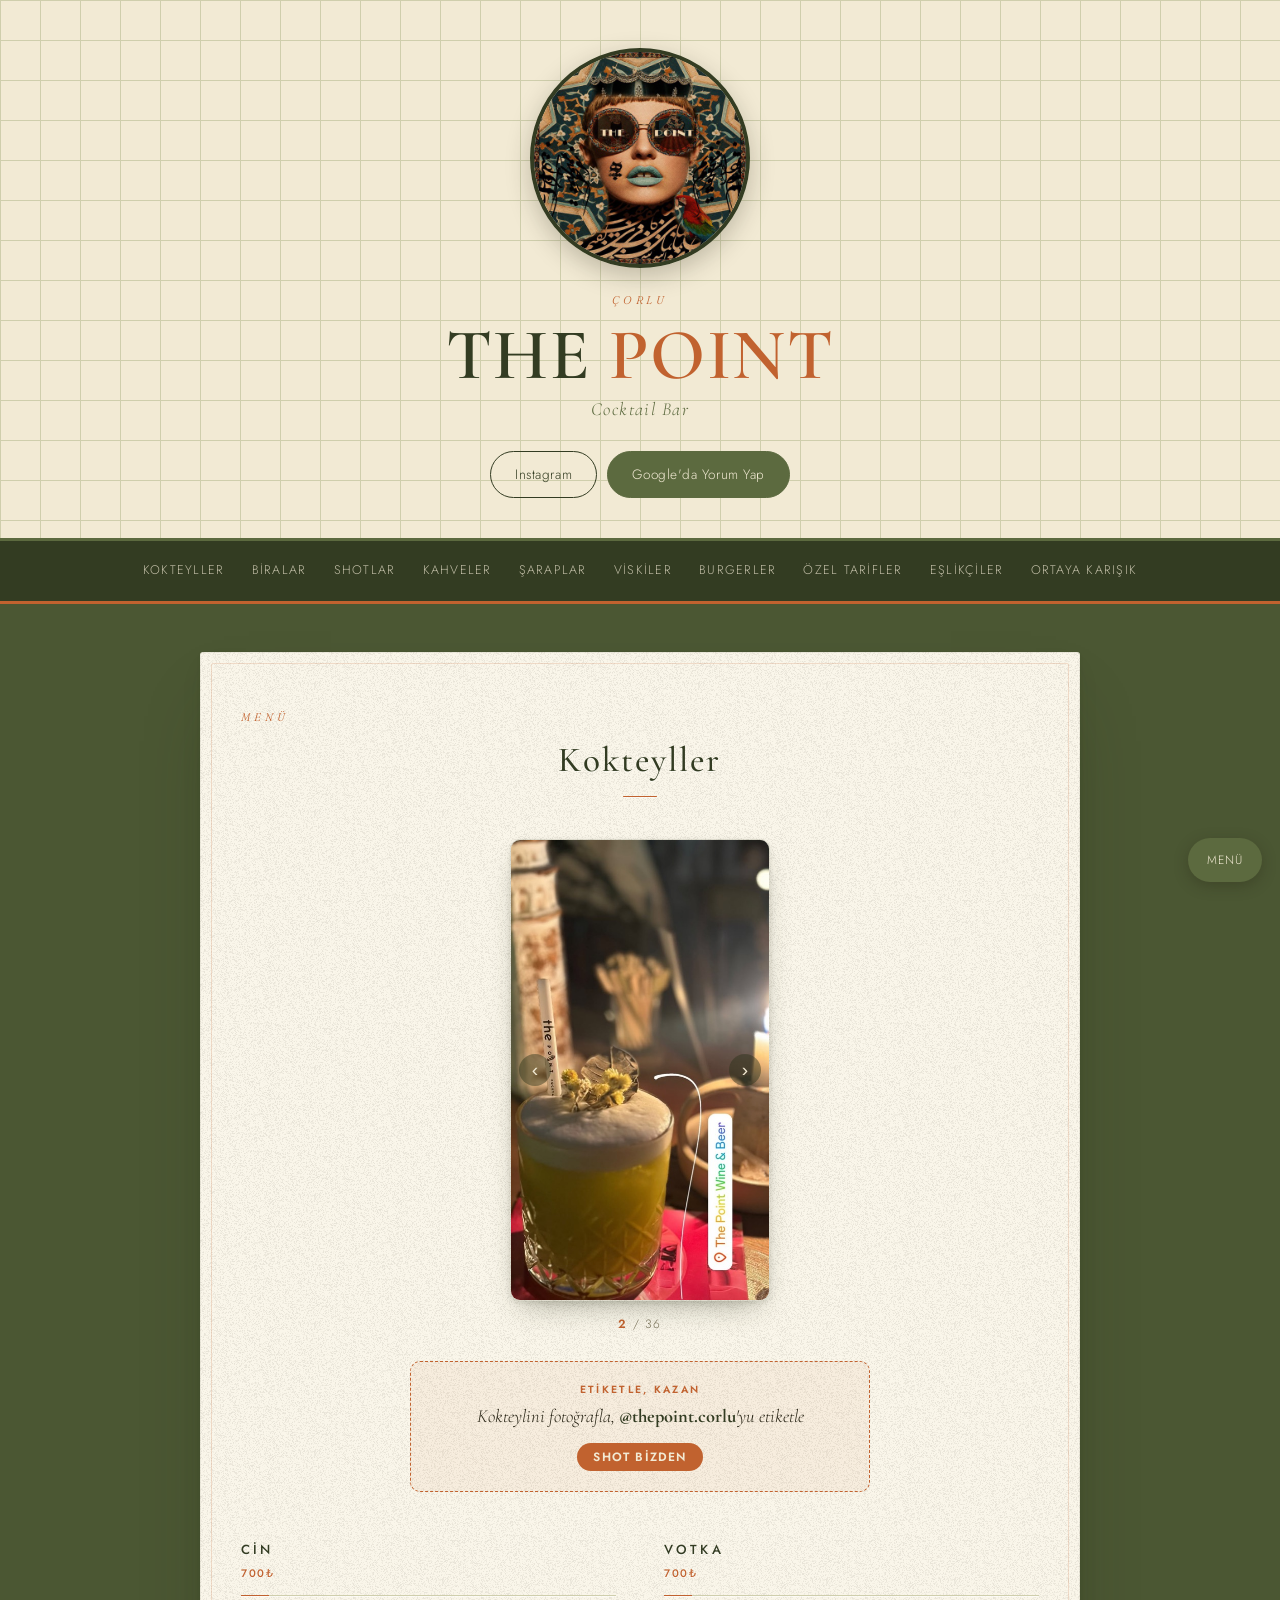
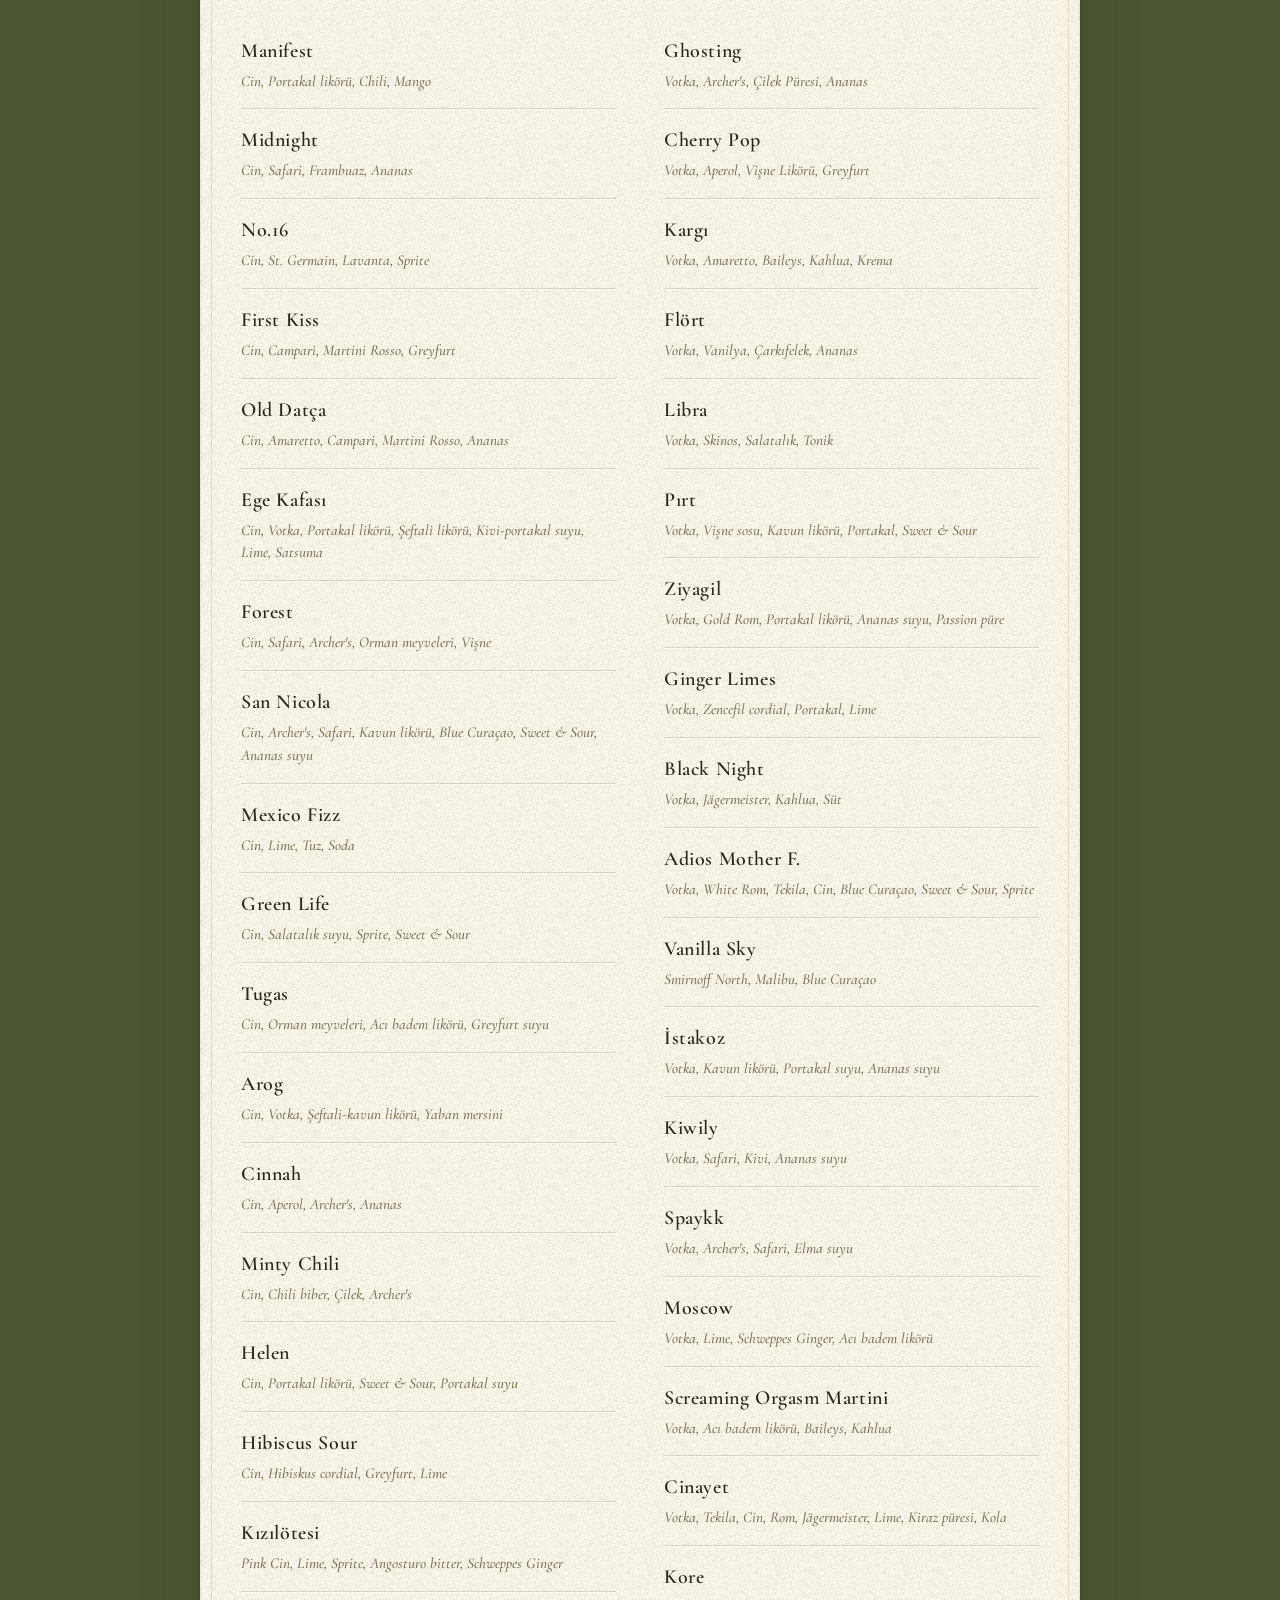
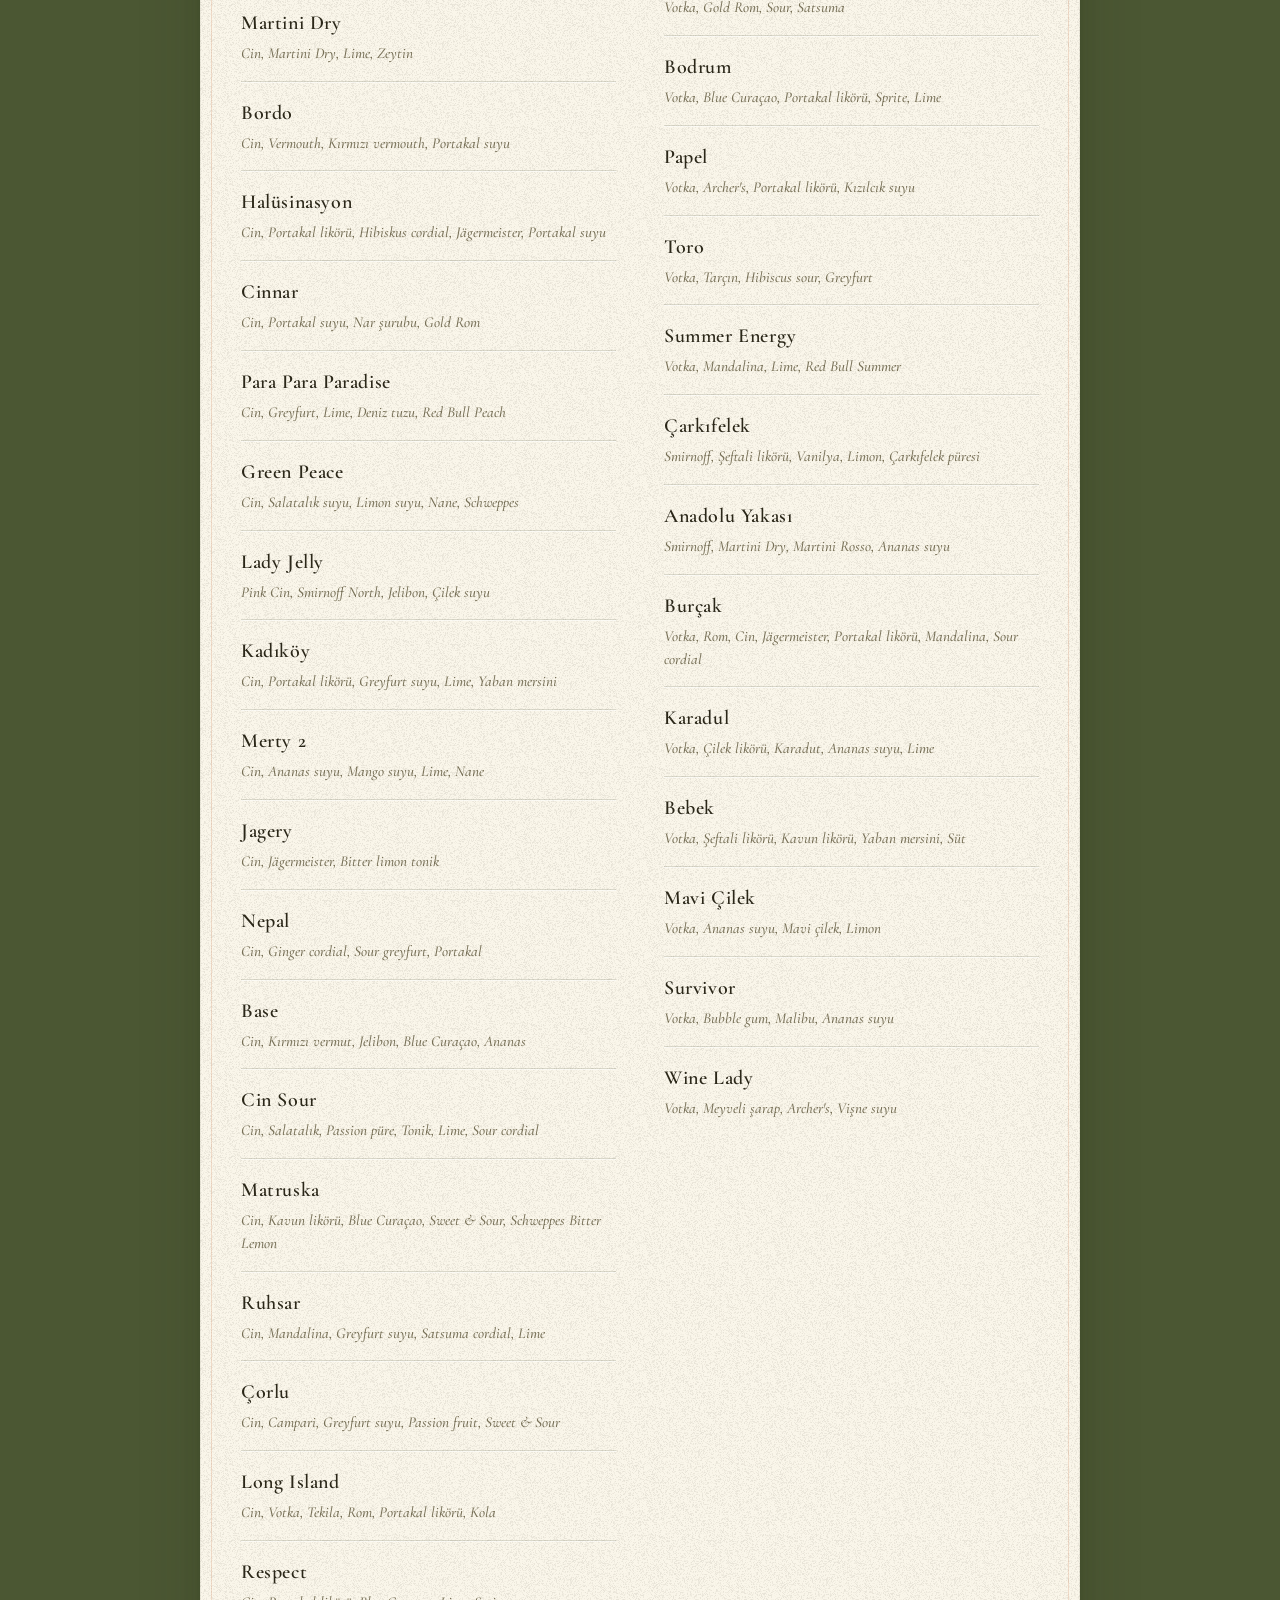
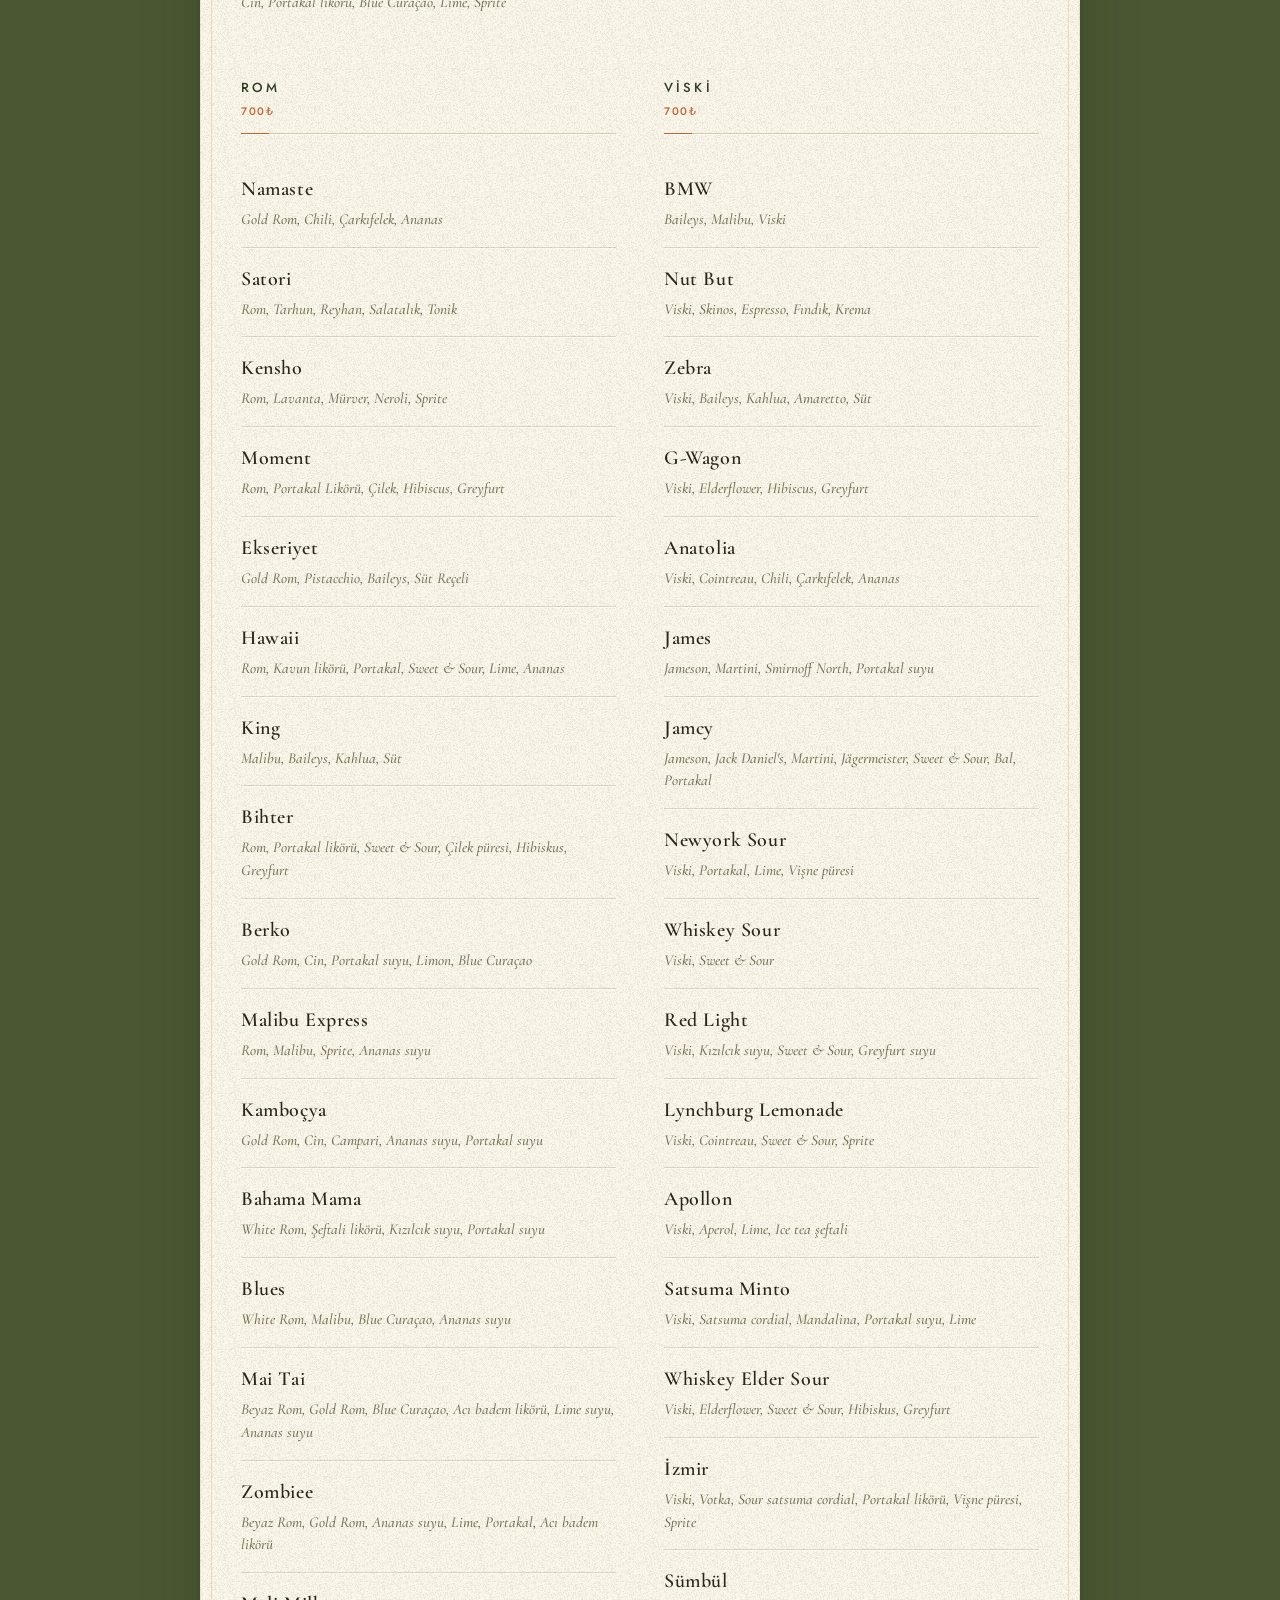
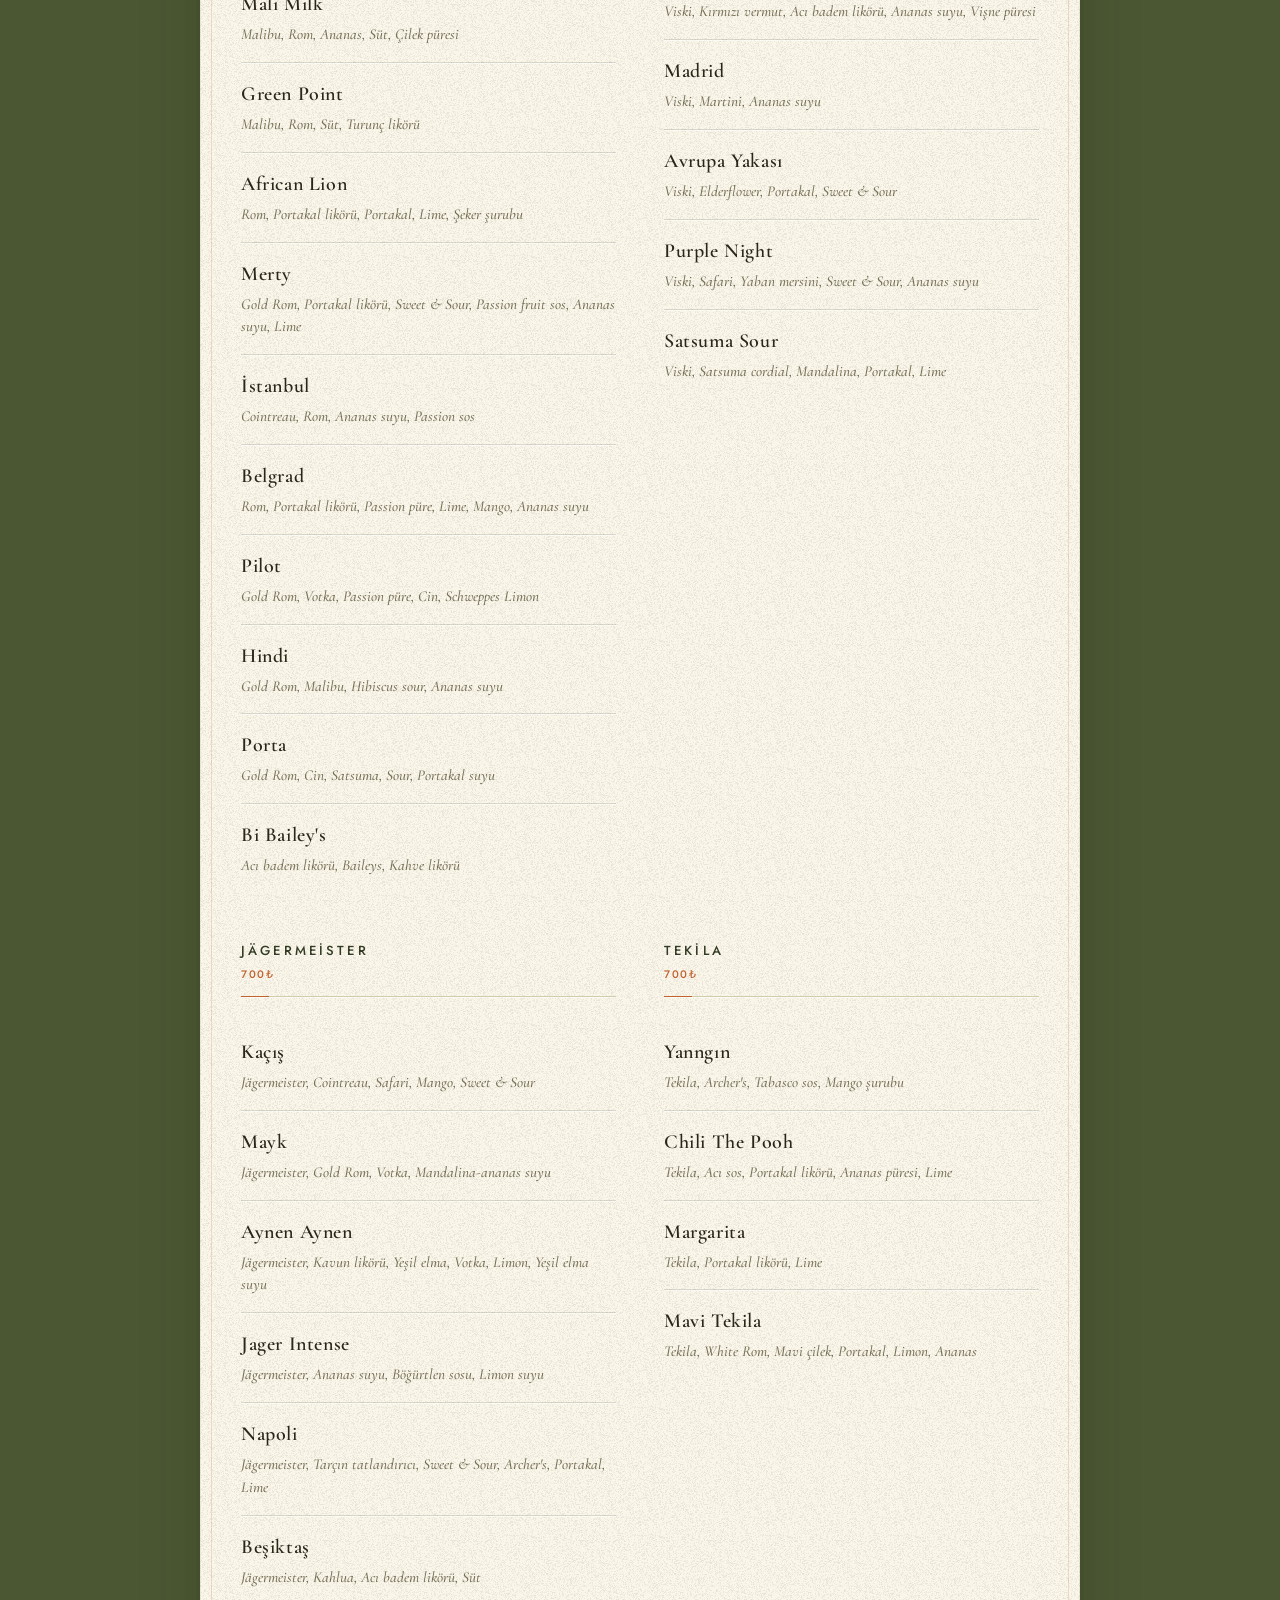
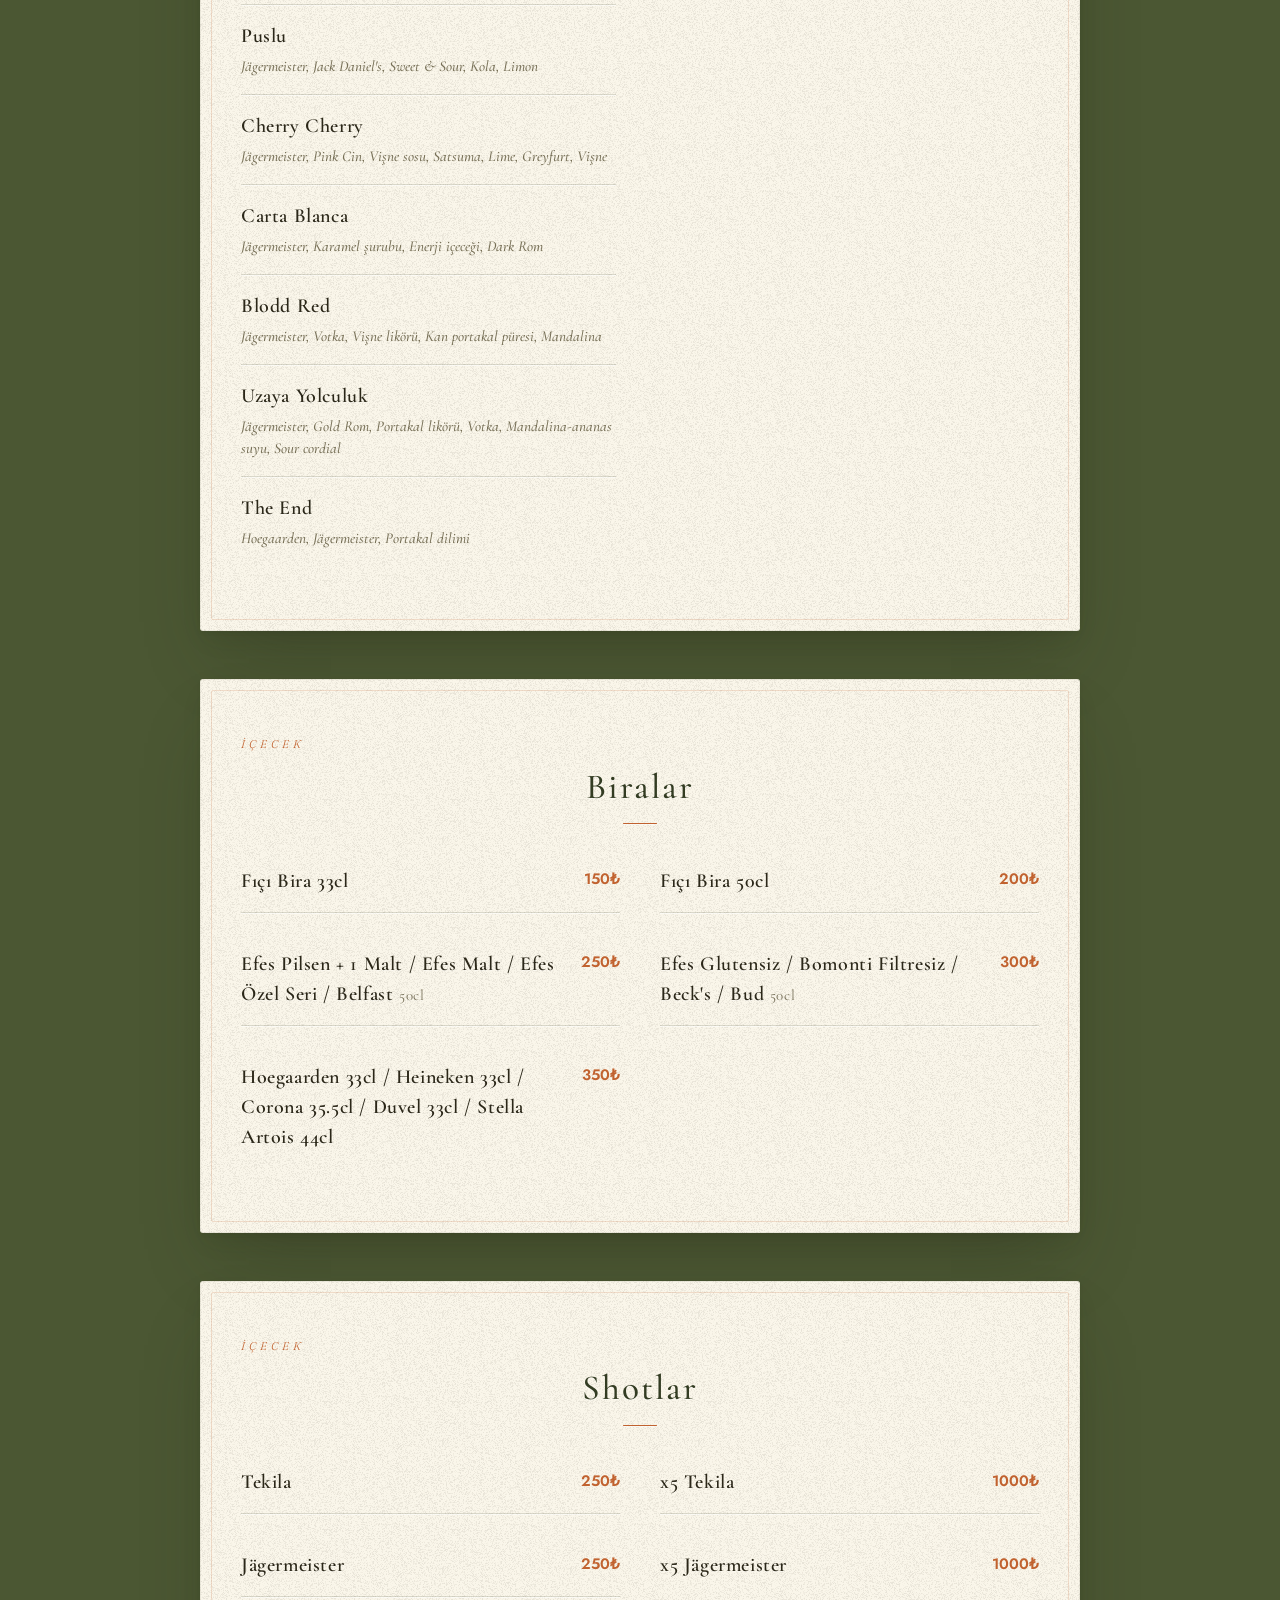
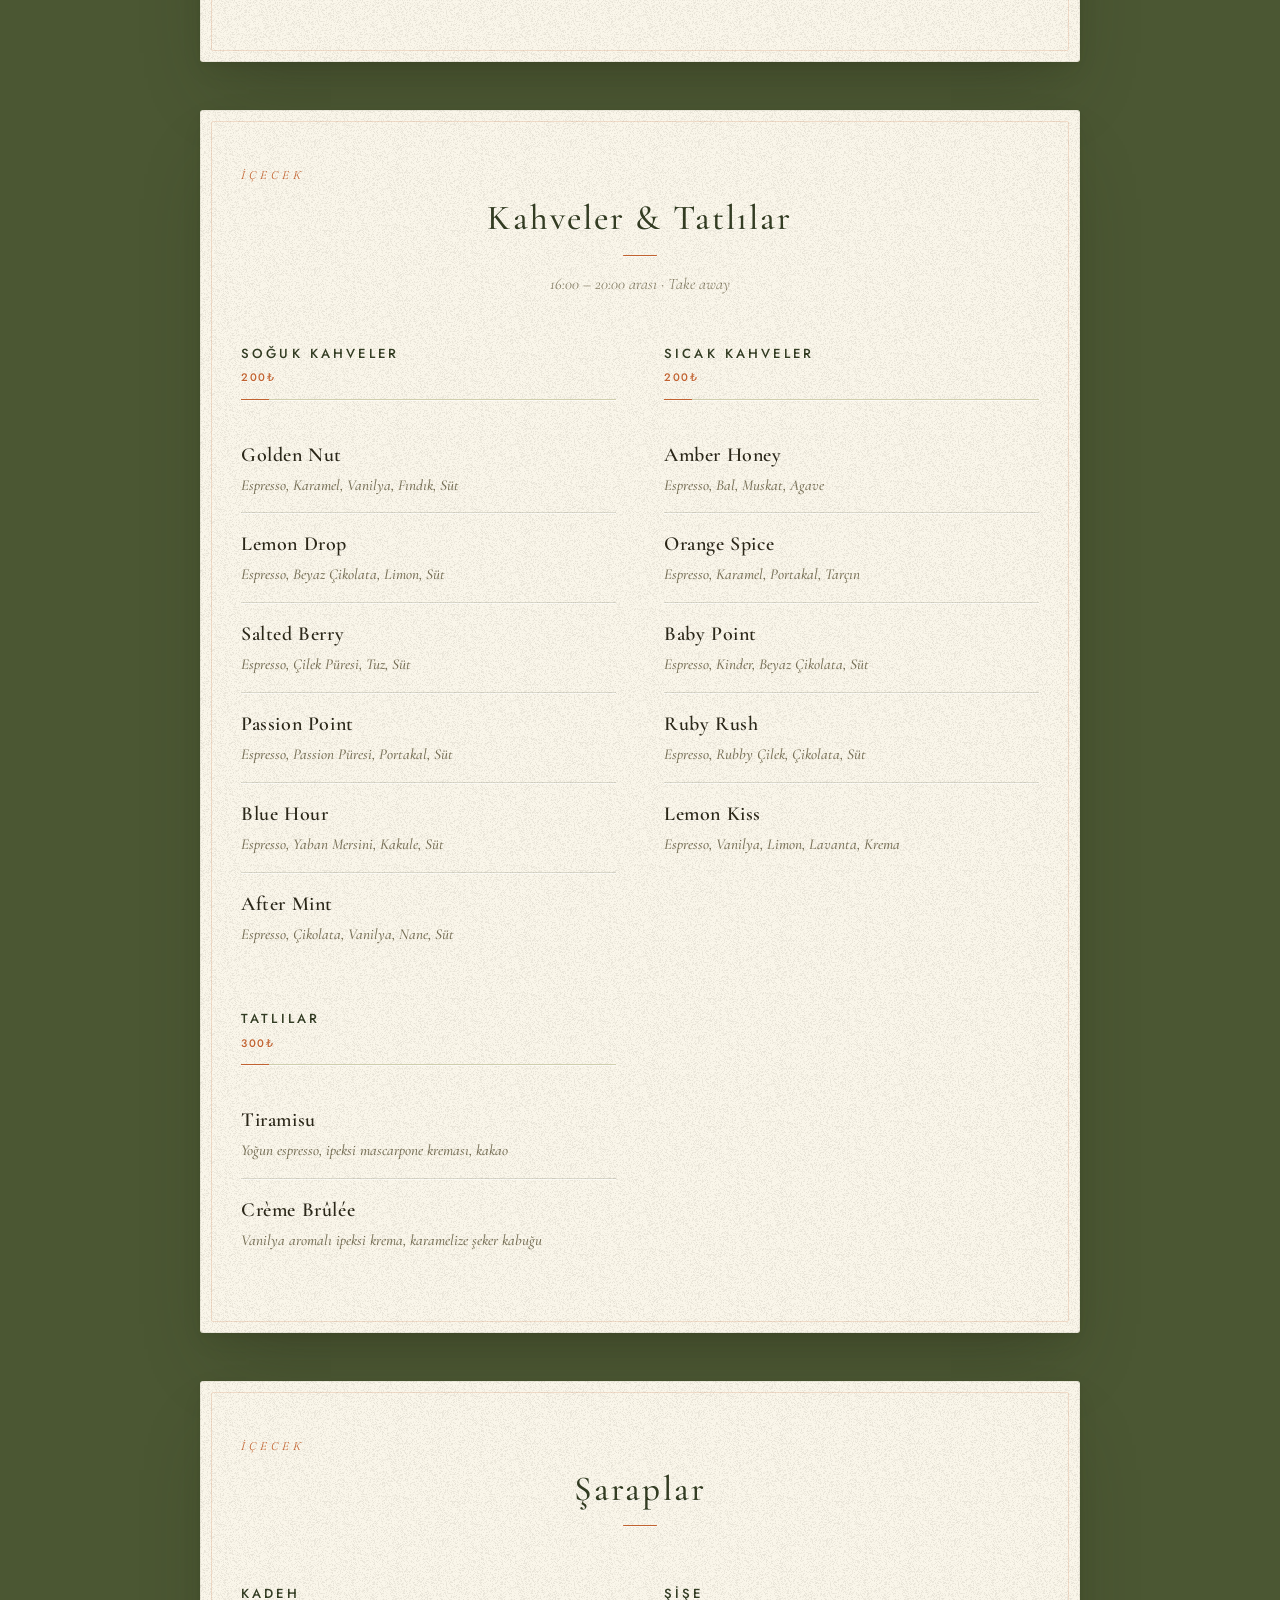
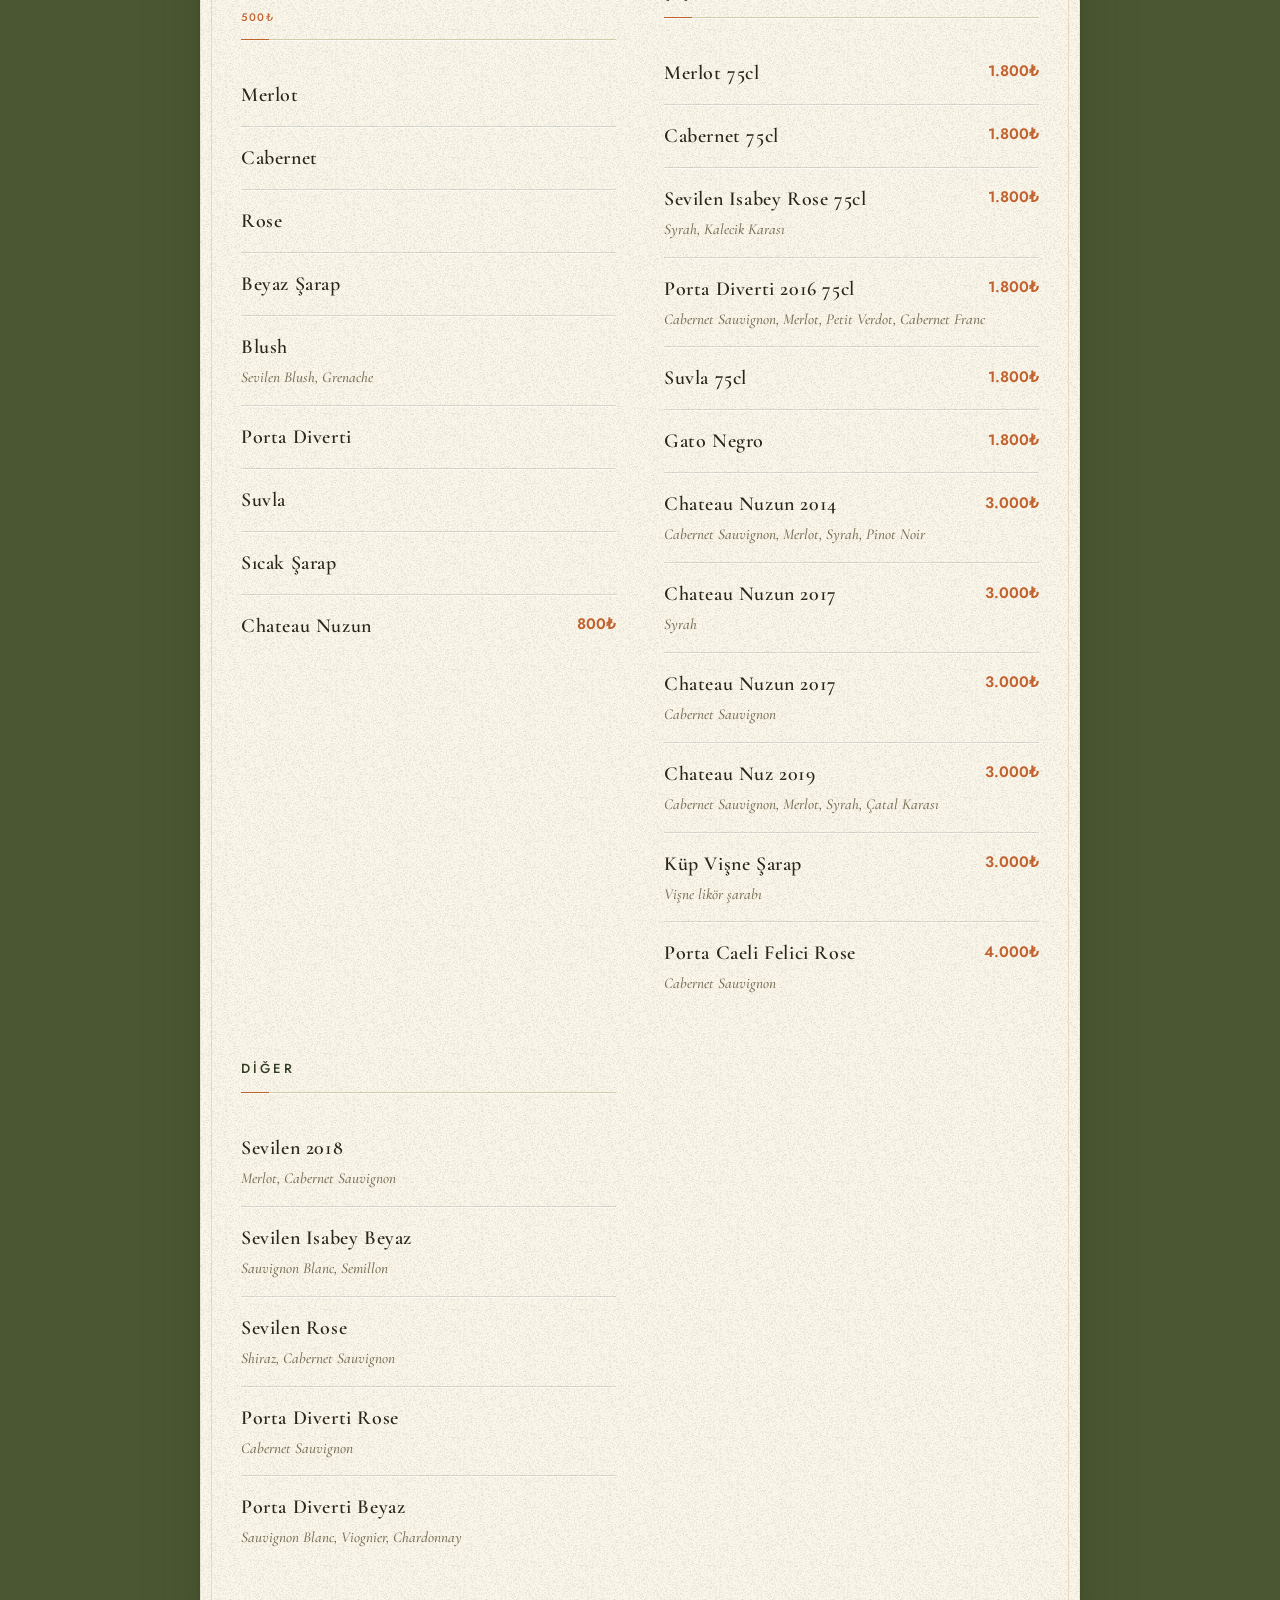
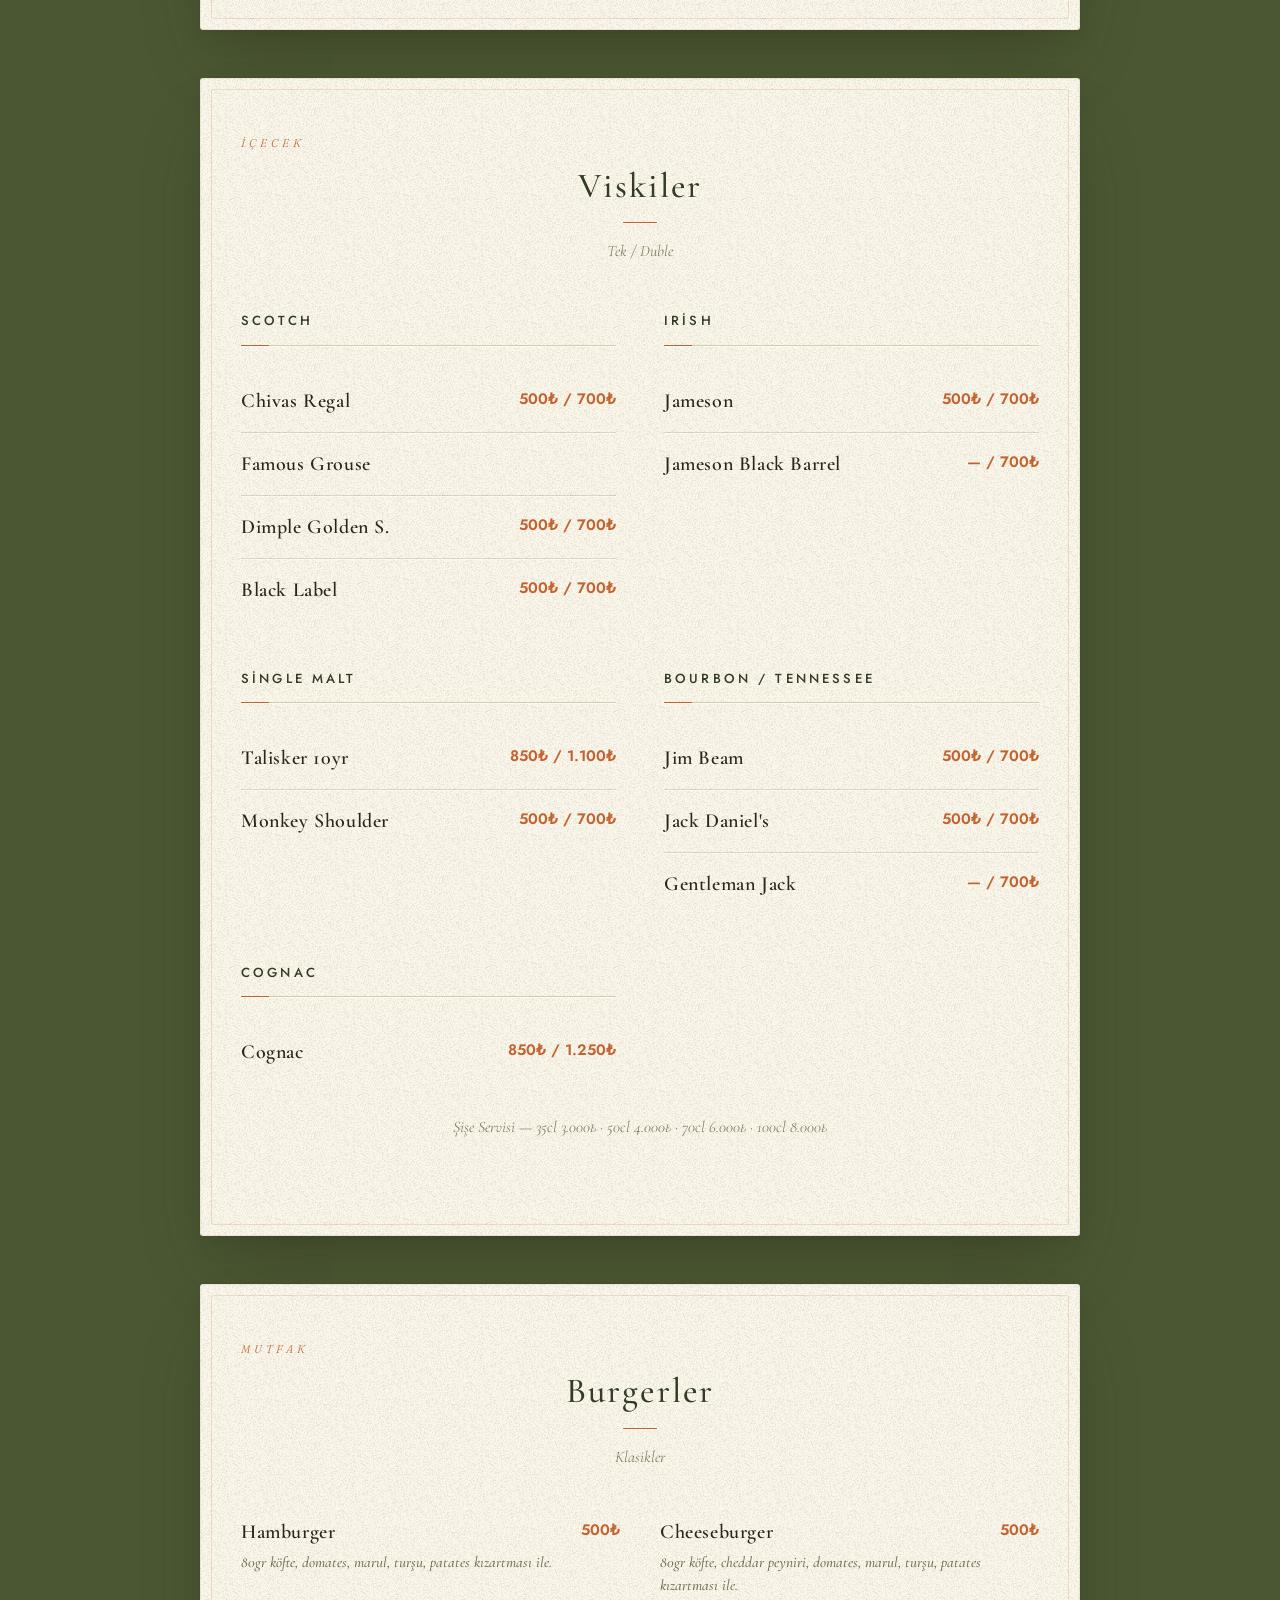
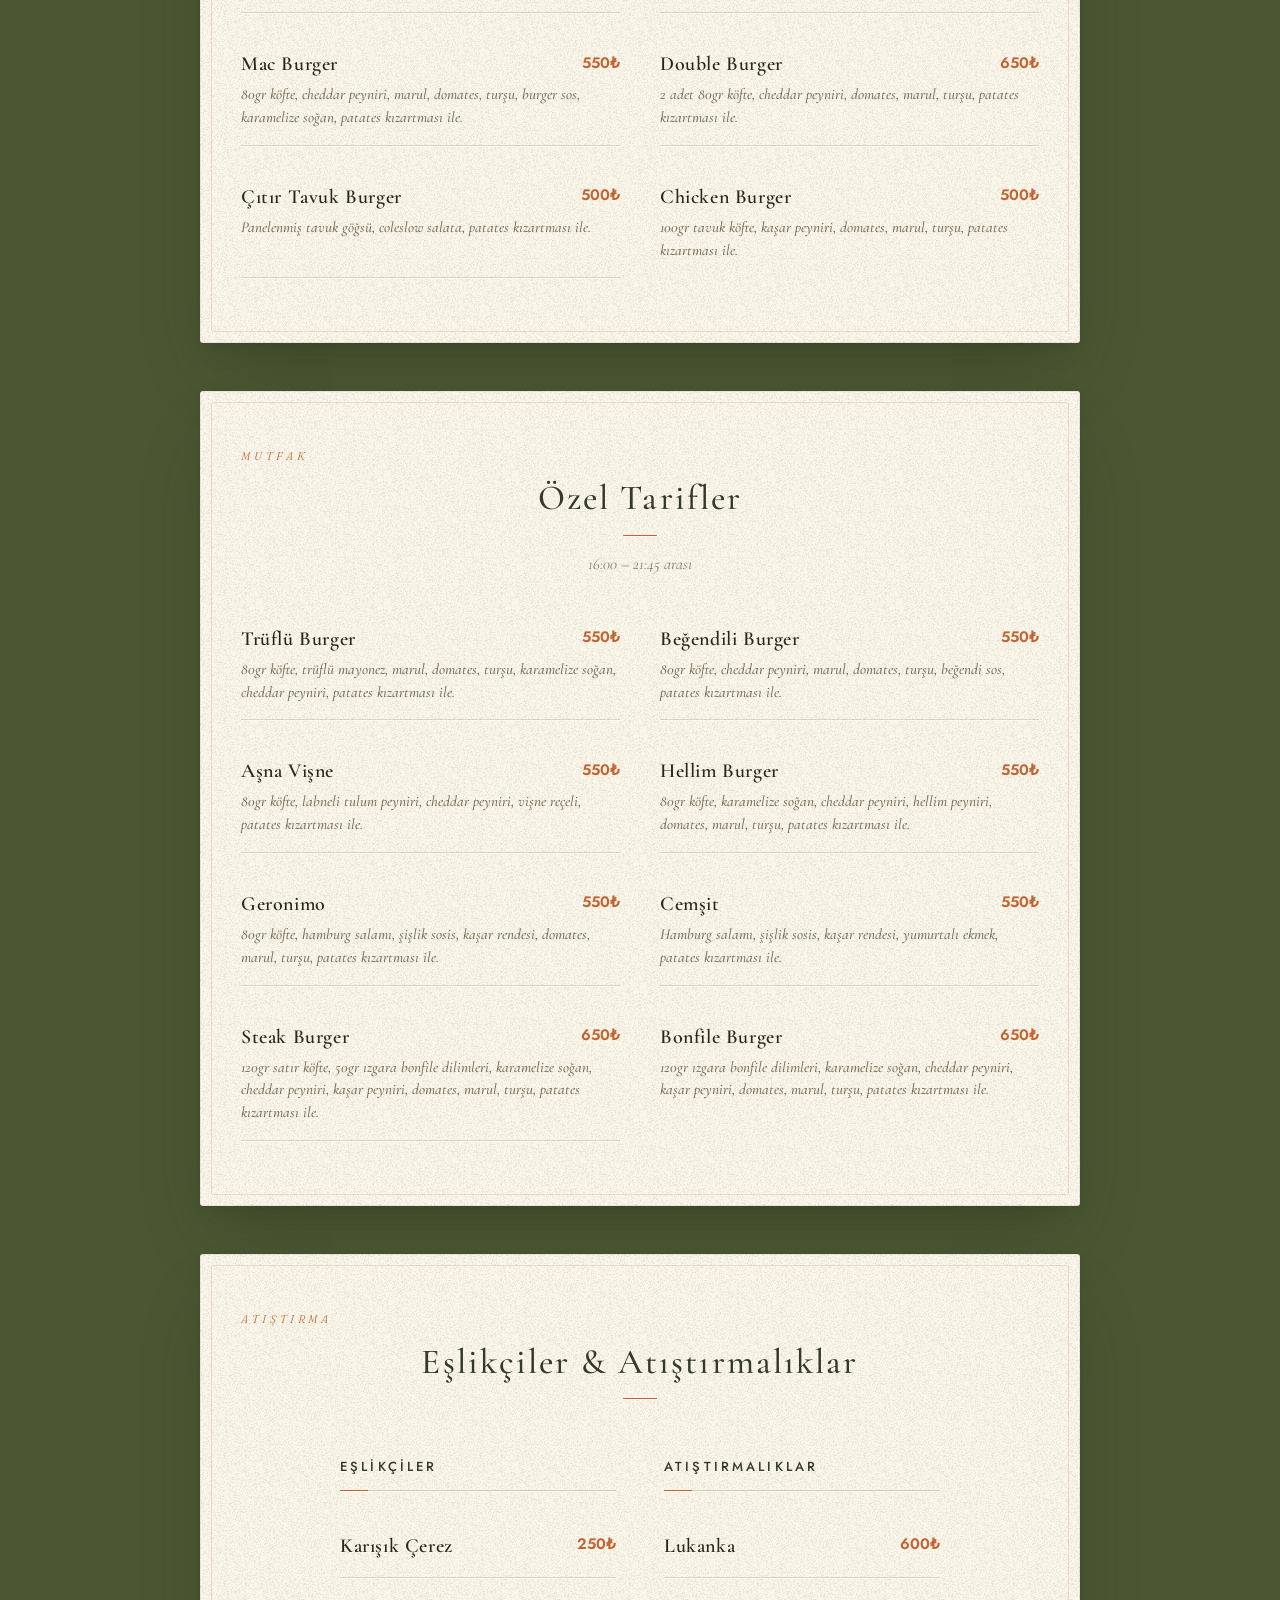
<file: index.html>
<!DOCTYPE html>
<html lang="tr">
<head>
<meta charset="UTF-8">
<meta name="viewport" content="width=device-width, initial-scale=1.0">
<title>The Point | Çorlu</title>
<meta name="description" content="The Point Cocktail Bar - Çorlu. Menü, kokteyller ve burgerler.">
<link rel="icon" type="image/jpeg" href="images/favicon-180.jpg">
<link rel="apple-touch-icon" href="images/favicon-180.jpg">
<link rel="preconnect" href="https://fonts.googleapis.com">
<link rel="preconnect" href="https://fonts.gstatic.com" crossorigin>
<link href="https://fonts.googleapis.com/css2?family=Cormorant+Garamond:wght@500;600;700&family=Fraunces:ital,wght@1,500&family=Jost:wght@300;400;500;600&display=swap" rel="stylesheet">
<link rel="stylesheet" href="style.css">
</head>
<body>

<header class="hero">
  <div class="hero-inner">
    <img class="hero-logo" src="images/logo-512.jpg" alt="The Point Cocktail Bar logosu" width="220" height="220">
    <p class="eyebrow">Çorlu</p>
    <h1>THE <span>POINT</span></h1>
    <p class="tagline">Cocktail Bar</p>
    <div class="hero-links">
      <a href="https://www.instagram.com/thepoint.corlu" target="_blank" rel="noopener" class="pill">Instagram</a>
      <a href="https://www.google.com/maps?cid=3169288846046193105" target="_blank" rel="noopener" class="pill pill-gold">Google'da Yorum Yap</a>
    </div>
    <!-- Oyun butonu: deneme açılışına kadar gizli. Açmak için "hidden" kelimesini sil. Önizleme: sayfa adresine ?oyna=1 ekle -->
    <a href="oyun/" class="play-cta" id="playCta" hidden>
      <span class="play-cta-ico">🎲</span>
      <span class="play-cta-txt"><b>Masalar arası oyun</b><small>Tavla, Pişti, Vampir Köylü ve 18 oyun daha</small></span>
      <span class="play-cta-go">Oyna →</span>
    </a>
    <script>if (/[?&]oyna=1/.test(location.search)) document.getElementById('playCta').hidden = false;</script>
  </div>
</header>

<nav class="menu-nav" id="menu-nav">
  <a href="#kokteyller">Kokteyller</a>
  <a href="#biralar">Biralar</a>
  <a href="#shotlar">Shotlar</a>
  <a href="#kahveler">Kahveler</a>
  <a href="#saraplar">Şaraplar</a>
  <a href="#viskiler">Viskiler</a>
  <a href="#burgerler">Burgerler</a>
  <a href="#ozel-tarifler">Özel Tarifler</a>
  <a href="#atistirmalik">Eşlikçiler</a>
  <a href="#karisik">Ortaya Karışık</a>
</nav>

<main>

  <section id="kokteyller" class="menu-section menu-card">
    <p class="eyebrow section-eyebrow">Menü</p>
    <h2>Kokteyller</h2>

    <div class="ig-slideshow" aria-label="Kokteyl fotoğrafları">
      <div class="ig-slideshow-frame">
        <img src="images/cocktails/c1.jpg" alt="The Point kokteyl" class="ig-slide is-active" loading="eager">
        <img src="images/cocktails/c2.jpg" alt="The Point kokteyl" class="ig-slide" loading="lazy">
        <img src="images/cocktails/c3.jpg" alt="The Point kokteyl" class="ig-slide" loading="lazy">
        <img src="images/cocktails/c4.jpg" alt="The Point kokteyl" class="ig-slide" loading="lazy">
        <img src="images/cocktails/c5.jpg" alt="The Point kokteyl" class="ig-slide" loading="lazy">
        <img src="images/cocktails/c6.jpg" alt="The Point kokteyl" class="ig-slide" loading="lazy">
        <img src="images/cocktails/c7.jpg" alt="The Point kokteyl" class="ig-slide" loading="lazy">
        <img src="images/cocktails/c8.jpg" alt="The Point kokteyl" class="ig-slide" loading="lazy">
        <img src="images/cocktails/c9.jpg" alt="The Point kokteyl" class="ig-slide" loading="lazy">
        <img src="images/cocktails/c10.jpg" alt="The Point kokteyl" class="ig-slide" loading="lazy">
        <img src="images/cocktails/c11.jpg" alt="The Point kokteyl" class="ig-slide" loading="lazy">
        <img src="images/cocktails/c12.jpg" alt="The Point kokteyl" class="ig-slide" loading="lazy">
        <img src="images/cocktails/c13.jpg" alt="The Point kokteyl" class="ig-slide" loading="lazy">
        <img src="images/cocktails/c14.jpg" alt="The Point kokteyl" class="ig-slide" loading="lazy">
        <img src="images/cocktails/c15.jpg" alt="The Point kokteyl" class="ig-slide" loading="lazy">
        <img src="images/cocktails/c16.jpg" alt="The Point kokteyl" class="ig-slide" loading="lazy">
        <img src="images/cocktails/c17.jpg" alt="The Point kokteyl" class="ig-slide" loading="lazy">
        <img src="images/cocktails/c18.jpg" alt="The Point kokteyl" class="ig-slide" loading="lazy">
        <img src="images/cocktails/c19.jpg" alt="The Point kokteyl" class="ig-slide" loading="lazy">
        <img src="images/cocktails/c20.jpg" alt="The Point kokteyl" class="ig-slide" loading="lazy">
        <img src="images/cocktails/c21.jpg" alt="The Point kokteyl" class="ig-slide" loading="lazy">
        <img src="images/cocktails/c22.jpg" alt="The Point kokteyl" class="ig-slide" loading="lazy">
        <img src="images/cocktails/c23.jpg" alt="The Point kokteyl" class="ig-slide" loading="lazy">
        <img src="images/cocktails/c24.jpg" alt="The Point kokteyl" class="ig-slide" loading="lazy">
        <img src="images/cocktails/c25.jpg" alt="The Point kokteyl" class="ig-slide" loading="lazy">
        <img src="images/cocktails/c26.jpg" alt="The Point kokteyl" class="ig-slide" loading="lazy">
        <img src="images/cocktails/c27.jpg" alt="The Point kokteyl" class="ig-slide" loading="lazy">
        <img src="images/cocktails/c28.jpg" alt="The Point kokteyl" class="ig-slide" loading="lazy">
        <img src="images/cocktails/c29.jpg" alt="The Point kokteyl" class="ig-slide" loading="lazy">
        <img src="images/cocktails/c30.jpg" alt="The Point kokteyl" class="ig-slide" loading="lazy">
        <img src="images/cocktails/c31.jpg" alt="The Point kokteyl" class="ig-slide" loading="lazy">
        <img src="images/cocktails/c32.jpg" alt="The Point kokteyl" class="ig-slide" loading="lazy">
        <img src="images/cocktails/c33.jpg" alt="The Point kokteyl" class="ig-slide" loading="lazy">
        <img src="images/cocktails/c34.jpg" alt="The Point kokteyl" class="ig-slide" loading="lazy">
        <img src="images/cocktails/c35.jpg" alt="The Point kokteyl" class="ig-slide" loading="lazy">
        <img src="images/cocktails/c36.jpg" alt="The Point kokteyl" class="ig-slide" loading="lazy">
        <button class="ig-slide-nav ig-slide-prev" aria-label="Önceki fotoğraf">&#8249;</button>
        <button class="ig-slide-nav ig-slide-next" aria-label="Sonraki fotoğraf">&#8250;</button>
      </div>
      <p class="ig-slide-counter"><span class="ig-slide-current">1</span> / <span class="ig-slide-total">36</span></p>
    </div>

    <a class="ig-callout" href="https://www.instagram.com/thepoint.corlu" target="_blank" rel="noopener">
      <span class="ig-callout-kicker">Etiketle, Kazan</span>
      <span class="ig-callout-main">Kokteylini fotoğrafla, <strong>@thepoint.corlu</strong>'yu etiketle</span>
      <span class="ig-callout-prize">Shot bizden</span>
    </a>

    <div class="cat-grid">
      <div class="cat">
        <h3>Cin <span class="cat-price">700₺</span></h3>
        <div class="item"><h4>Manifest</h4><p>Cin, Portakal likörü, Chili, Mango</p></div>
        <div class="item"><h4>Midnight</h4><p>Cin, Safari, Frambuaz, Ananas</p></div>
        <div class="item"><h4>No.16</h4><p>Cin, St. Germain, Lavanta, Sprite</p></div>
        <div class="item"><h4>First Kiss</h4><p>Cin, Campari, Martini Rosso, Greyfurt</p></div>
        <div class="item"><h4>Old Datça</h4><p>Cin, Amaretto, Campari, Martini Rosso, Ananas</p></div>
        <div class="item"><h4>Ege Kafası</h4><p>Cin, Votka, Portakal likörü, Şeftali likörü, Kivi-portakal suyu, Lime, Satsuma</p></div>
        <div class="item"><h4>Forest</h4><p>Cin, Safari, Archer's, Orman meyveleri, Vişne</p></div>
        <div class="item"><h4>San Nicola</h4><p>Cin, Archer's, Safari, Kavun likörü, Blue Curaçao, Sweet &amp; Sour, Ananas suyu</p></div>
        <div class="item"><h4>Mexico Fizz</h4><p>Cin, Lime, Tuz, Soda</p></div>
        <div class="item"><h4>Green Life</h4><p>Cin, Salatalık suyu, Sprite, Sweet &amp; Sour</p></div>
        <div class="item"><h4>Tugas</h4><p>Cin, Orman meyveleri, Acı badem likörü, Greyfurt suyu</p></div>
        <div class="item"><h4>Arog</h4><p>Cin, Votka, Şeftali-kavun likörü, Yaban mersini</p></div>
        <div class="item"><h4>Cinnah</h4><p>Cin, Aperol, Archer's, Ananas</p></div>
        <div class="item"><h4>Minty Chili</h4><p>Cin, Chili biber, Çilek, Archer's</p></div>
        <div class="item"><h4>Helen</h4><p>Cin, Portakal likörü, Sweet &amp; Sour, Portakal suyu</p></div>
        <div class="item"><h4>Hibiscus Sour</h4><p>Cin, Hibiskus cordial, Greyfurt, Lime</p></div>
        <div class="item"><h4>Kızılötesi</h4><p>Pink Cin, Lime, Sprite, Angosturo bitter, Schweppes Ginger</p></div>
        <div class="item"><h4>Martini Dry</h4><p>Cin, Martini Dry, Lime, Zeytin</p></div>
        <div class="item"><h4>Bordo</h4><p>Cin, Vermouth, Kırmızı vermouth, Portakal suyu</p></div>
        <div class="item"><h4>Halüsinasyon</h4><p>Cin, Portakal likörü, Hibiskus cordial, Jägermeister, Portakal suyu</p></div>
        <div class="item"><h4>Cinnar</h4><p>Cin, Portakal suyu, Nar şurubu, Gold Rom</p></div>
        <div class="item"><h4>Para Para Paradise</h4><p>Cin, Greyfurt, Lime, Deniz tuzu, Red Bull Peach</p></div>
        <div class="item"><h4>Green Peace</h4><p>Cin, Salatalık suyu, Limon suyu, Nane, Schweppes</p></div>
        <div class="item"><h4>Lady Jelly</h4><p>Pink Cin, Smirnoff North, Jelibon, Çilek suyu</p></div>
        <div class="item"><h4>Kadıköy</h4><p>Cin, Portakal likörü, Greyfurt suyu, Lime, Yaban mersini</p></div>
        <div class="item"><h4>Merty 2</h4><p>Cin, Ananas suyu, Mango suyu, Lime, Nane</p></div>
        <div class="item"><h4>Jagery</h4><p>Cin, Jägermeister, Bitter limon tonik</p></div>
        <div class="item"><h4>Nepal</h4><p>Cin, Ginger cordial, Sour greyfurt, Portakal</p></div>
        <div class="item"><h4>Base</h4><p>Cin, Kırmızı vermut, Jelibon, Blue Curaçao, Ananas</p></div>
        <div class="item"><h4>Cin Sour</h4><p>Cin, Salatalık, Passion püre, Tonik, Lime, Sour cordial</p></div>
        <div class="item"><h4>Matruska</h4><p>Cin, Kavun likörü, Blue Curaçao, Sweet &amp; Sour, Schweppes Bitter Lemon</p></div>
        <div class="item"><h4>Ruhsar</h4><p>Cin, Mandalina, Greyfurt suyu, Satsuma cordial, Lime</p></div>
        <div class="item"><h4>Çorlu</h4><p>Cin, Campari, Greyfurt suyu, Passion fruit, Sweet &amp; Sour</p></div>
        <div class="item"><h4>Long Island</h4><p>Cin, Votka, Tekila, Rom, Portakal likörü, Kola</p></div>
        <div class="item"><h4>Respect</h4><p>Cin, Portakal likörü, Blue Curaçao, Lime, Sprite</p></div>
      </div>

      <div class="cat">
        <h3>Votka <span class="cat-price">700₺</span></h3>
        <div class="item"><h4>Ghosting</h4><p>Votka, Archer's, Çilek Püresi, Ananas</p></div>
        <div class="item"><h4>Cherry Pop</h4><p>Votka, Aperol, Vişne Likörü, Greyfurt</p></div>
        <div class="item"><h4>Kargı</h4><p>Votka, Amaretto, Baileys, Kahlua, Krema</p></div>
        <div class="item"><h4>Flört</h4><p>Votka, Vanilya, Çarkıfelek, Ananas</p></div>
        <div class="item"><h4>Libra</h4><p>Votka, Skinos, Salatalık, Tonik</p></div>
        <div class="item"><h4>Pırt</h4><p>Votka, Vişne sosu, Kavun likörü, Portakal, Sweet &amp; Sour</p></div>
        <div class="item"><h4>Ziyagil</h4><p>Votka, Gold Rom, Portakal likörü, Ananas suyu, Passion püre</p></div>
        <div class="item"><h4>Ginger Limes</h4><p>Votka, Zencefil cordial, Portakal, Lime</p></div>
        <div class="item"><h4>Black Night</h4><p>Votka, Jägermeister, Kahlua, Süt</p></div>
        <div class="item"><h4>Adios Mother F.</h4><p>Votka, White Rom, Tekila, Cin, Blue Curaçao, Sweet &amp; Sour, Sprite</p></div>
        <div class="item"><h4>Vanilla Sky</h4><p>Smirnoff North, Malibu, Blue Curaçao</p></div>
        <div class="item"><h4>İstakoz</h4><p>Votka, Kavun likörü, Portakal suyu, Ananas suyu</p></div>
        <div class="item"><h4>Kiwily</h4><p>Votka, Safari, Kivi, Ananas suyu</p></div>
        <div class="item"><h4>Spaykk</h4><p>Votka, Archer's, Safari, Elma suyu</p></div>
        <div class="item"><h4>Moscow</h4><p>Votka, Lime, Schweppes Ginger, Acı badem likörü</p></div>
        <div class="item"><h4>Screaming Orgasm Martini</h4><p>Votka, Acı badem likörü, Baileys, Kahlua</p></div>
        <div class="item"><h4>Cinayet</h4><p>Votka, Tekila, Cin, Rom, Jägermeister, Lime, Kiraz püresi, Kola</p></div>
        <div class="item"><h4>Kore</h4><p>Votka, Gold Rom, Sour, Satsuma</p></div>
        <div class="item"><h4>Bodrum</h4><p>Votka, Blue Curaçao, Portakal likörü, Sprite, Lime</p></div>
        <div class="item"><h4>Papel</h4><p>Votka, Archer's, Portakal likörü, Kızılcık suyu</p></div>
        <div class="item"><h4>Toro</h4><p>Votka, Tarçın, Hibiscus sour, Greyfurt</p></div>
        <div class="item"><h4>Summer Energy</h4><p>Votka, Mandalina, Lime, Red Bull Summer</p></div>
        <div class="item"><h4>Çarkıfelek</h4><p>Smirnoff, Şeftali likörü, Vanilya, Limon, Çarkıfelek püresi</p></div>
        <div class="item"><h4>Anadolu Yakası</h4><p>Smirnoff, Martini Dry, Martini Rosso, Ananas suyu</p></div>
        <div class="item"><h4>Burçak</h4><p>Votka, Rom, Cin, Jägermeister, Portakal likörü, Mandalina, Sour cordial</p></div>
        <div class="item"><h4>Karadul</h4><p>Votka, Çilek likörü, Karadut, Ananas suyu, Lime</p></div>
        <div class="item"><h4>Bebek</h4><p>Votka, Şeftali likörü, Kavun likörü, Yaban mersini, Süt</p></div>
        <div class="item"><h4>Mavi Çilek</h4><p>Votka, Ananas suyu, Mavi çilek, Limon</p></div>
        <div class="item"><h4>Survivor</h4><p>Votka, Bubble gum, Malibu, Ananas suyu</p></div>
        <div class="item"><h4>Wine Lady</h4><p>Votka, Meyveli şarap, Archer's, Vişne suyu</p></div>
      </div>

      <div class="cat">
        <h3>Rom <span class="cat-price">700₺</span></h3>
        <div class="item"><h4>Namaste</h4><p>Gold Rom, Chili, Çarkıfelek, Ananas</p></div>
        <div class="item"><h4>Satori</h4><p>Rom, Tarhun, Reyhan, Salatalık, Tonik</p></div>
        <div class="item"><h4>Kensho</h4><p>Rom, Lavanta, Mürver, Neroli, Sprite</p></div>
        <div class="item"><h4>Moment</h4><p>Rom, Portakal Likörü, Çilek, Hibiscus, Greyfurt</p></div>
        <div class="item"><h4>Ekseriyet</h4><p>Gold Rom, Pistacchio, Baileys, Süt Reçeli</p></div>
        <div class="item"><h4>Hawaii</h4><p>Rom, Kavun likörü, Portakal, Sweet &amp; Sour, Lime, Ananas</p></div>
        <div class="item"><h4>King</h4><p>Malibu, Baileys, Kahlua, Süt</p></div>
        <div class="item"><h4>Bihter</h4><p>Rom, Portakal likörü, Sweet &amp; Sour, Çilek püresi, Hibiskus, Greyfurt</p></div>
        <div class="item"><h4>Berko</h4><p>Gold Rom, Cin, Portakal suyu, Limon, Blue Curaçao</p></div>
        <div class="item"><h4>Malibu Express</h4><p>Rom, Malibu, Sprite, Ananas suyu</p></div>
        <div class="item"><h4>Kamboçya</h4><p>Gold Rom, Cin, Campari, Ananas suyu, Portakal suyu</p></div>
        <div class="item"><h4>Bahama Mama</h4><p>White Rom, Şeftali likörü, Kızılcık suyu, Portakal suyu</p></div>
        <div class="item"><h4>Blues</h4><p>White Rom, Malibu, Blue Curaçao, Ananas suyu</p></div>
        <div class="item"><h4>Mai Tai</h4><p>Beyaz Rom, Gold Rom, Blue Curaçao, Acı badem likörü, Lime suyu, Ananas suyu</p></div>
        <div class="item"><h4>Zombiee</h4><p>Beyaz Rom, Gold Rom, Ananas suyu, Lime, Portakal, Acı badem likörü</p></div>
        <div class="item"><h4>Mali Milk</h4><p>Malibu, Rom, Ananas, Süt, Çilek püresi</p></div>
        <div class="item"><h4>Green Point</h4><p>Malibu, Rom, Süt, Turunç likörü</p></div>
        <div class="item"><h4>African Lion</h4><p>Rom, Portakal likörü, Portakal, Lime, Şeker şurubu</p></div>
        <div class="item"><h4>Merty</h4><p>Gold Rom, Portakal likörü, Sweet &amp; Sour, Passion fruit sos, Ananas suyu, Lime</p></div>
        <div class="item"><h4>İstanbul</h4><p>Cointreau, Rom, Ananas suyu, Passion sos</p></div>
        <div class="item"><h4>Belgrad</h4><p>Rom, Portakal likörü, Passion püre, Lime, Mango, Ananas suyu</p></div>
        <div class="item"><h4>Pilot</h4><p>Gold Rom, Votka, Passion püre, Cin, Schweppes Limon</p></div>
        <div class="item"><h4>Hindi</h4><p>Gold Rom, Malibu, Hibiscus sour, Ananas suyu</p></div>
        <div class="item"><h4>Porta</h4><p>Gold Rom, Cin, Satsuma, Sour, Portakal suyu</p></div>
        <div class="item"><h4>Bi Bailey's</h4><p>Acı badem likörü, Baileys, Kahve likörü</p></div>
      </div>

      <div class="cat">
        <h3>Viski <span class="cat-price">700₺</span></h3>
        <div class="item"><h4>BMW</h4><p>Baileys, Malibu, Viski</p></div>
        <div class="item"><h4>Nut But</h4><p>Viski, Skinos, Espresso, Fındık, Krema</p></div>
        <div class="item"><h4>Zebra</h4><p>Viski, Baileys, Kahlua, Amaretto, Süt</p></div>
        <div class="item"><h4>G-Wagon</h4><p>Viski, Elderflower, Hibiscus, Greyfurt</p></div>
        <div class="item"><h4>Anatolia</h4><p>Viski, Cointreau, Chili, Çarkıfelek, Ananas</p></div>
        <div class="item"><h4>James</h4><p>Jameson, Martini, Smirnoff North, Portakal suyu</p></div>
        <div class="item"><h4>Jamcy</h4><p>Jameson, Jack Daniel's, Martini, Jägermeister, Sweet &amp; Sour, Bal, Portakal</p></div>
        <div class="item"><h4>Newyork Sour</h4><p>Viski, Portakal, Lime, Vişne püresi</p></div>
        <div class="item"><h4>Whiskey Sour</h4><p>Viski, Sweet &amp; Sour</p></div>
        <div class="item"><h4>Red Light</h4><p>Viski, Kızılcık suyu, Sweet &amp; Sour, Greyfurt suyu</p></div>
        <div class="item"><h4>Lynchburg Lemonade</h4><p>Viski, Cointreau, Sweet &amp; Sour, Sprite</p></div>
        <div class="item"><h4>Apollon</h4><p>Viski, Aperol, Lime, Ice tea şeftali</p></div>
        <div class="item"><h4>Satsuma Minto</h4><p>Viski, Satsuma cordial, Mandalina, Portakal suyu, Lime</p></div>
        <div class="item"><h4>Whiskey Elder Sour</h4><p>Viski, Elderflower, Sweet &amp; Sour, Hibiskus, Greyfurt</p></div>
        <div class="item"><h4>İzmir</h4><p>Viski, Votka, Sour satsuma cordial, Portakal likörü, Vişne püresi, Sprite</p></div>
        <div class="item"><h4>Sümbül</h4><p>Viski, Kırmızı vermut, Acı badem likörü, Ananas suyu, Vişne püresi</p></div>
        <div class="item"><h4>Madrid</h4><p>Viski, Martini, Ananas suyu</p></div>
        <div class="item"><h4>Avrupa Yakası</h4><p>Viski, Elderflower, Portakal, Sweet &amp; Sour</p></div>
        <div class="item"><h4>Purple Night</h4><p>Viski, Safari, Yaban mersini, Sweet &amp; Sour, Ananas suyu</p></div>
        <div class="item"><h4>Satsuma Sour</h4><p>Viski, Satsuma cordial, Mandalina, Portakal, Lime</p></div>
      </div>

      <div class="cat">
        <h3>Jägermeister <span class="cat-price">700₺</span></h3>
        <div class="item"><h4>Kaçış</h4><p>Jägermeister, Cointreau, Safari, Mango, Sweet &amp; Sour</p></div>
        <div class="item"><h4>Mayk</h4><p>Jägermeister, Gold Rom, Votka, Mandalina-ananas suyu</p></div>
        <div class="item"><h4>Aynen Aynen</h4><p>Jägermeister, Kavun likörü, Yeşil elma, Votka, Limon, Yeşil elma suyu</p></div>
        <div class="item"><h4>Jager Intense</h4><p>Jägermeister, Ananas suyu, Böğürtlen sosu, Limon suyu</p></div>
        <div class="item"><h4>Napoli</h4><p>Jägermeister, Tarçın tatlandırıcı, Sweet &amp; Sour, Archer's, Portakal, Lime</p></div>
        <div class="item"><h4>Beşiktaş</h4><p>Jägermeister, Kahlua, Acı badem likörü, Süt</p></div>
        <div class="item"><h4>Puslu</h4><p>Jägermeister, Jack Daniel's, Sweet &amp; Sour, Kola, Limon</p></div>
        <div class="item"><h4>Cherry Cherry</h4><p>Jägermeister, Pink Cin, Vişne sosu, Satsuma, Lime, Greyfurt, Vişne</p></div>
        <div class="item"><h4>Carta Blanca</h4><p>Jägermeister, Karamel şurubu, Enerji içeceği, Dark Rom</p></div>
        <div class="item"><h4>Blodd Red</h4><p>Jägermeister, Votka, Vişne likörü, Kan portakal püresi, Mandalina</p></div>
        <div class="item"><h4>Uzaya Yolculuk</h4><p>Jägermeister, Gold Rom, Portakal likörü, Votka, Mandalina-ananas suyu, Sour cordial</p></div>
        <div class="item"><h4>The End</h4><p>Hoegaarden, Jägermeister, Portakal dilimi</p></div>
      </div>

      <div class="cat">
        <h3>Tekila <span class="cat-price">700₺</span></h3>
        <div class="item"><h4>Yanngın</h4><p>Tekila, Archer's, Tabasco sos, Mango şurubu</p></div>
        <div class="item"><h4>Chili The Pooh</h4><p>Tekila, Acı sos, Portakal likörü, Ananas püresi, Lime</p></div>
        <div class="item"><h4>Margarita</h4><p>Tekila, Portakal likörü, Lime</p></div>
        <div class="item"><h4>Mavi Tekila</h4><p>Tekila, White Rom, Mavi çilek, Portakal, Limon, Ananas</p></div>
      </div>
    </div>
  </section>

  <section id="biralar" class="menu-section menu-card">
    <p class="eyebrow section-eyebrow">İçecek</p>
    <h2>Biralar</h2>
    <div class="list-grid">
      <div class="item item-row"><h4>Fıçı Bira 33cl</h4><span class="price">150₺</span></div>
      <div class="item item-row"><h4>Fıçı Bira 50cl</h4><span class="price">200₺</span></div>
      <div class="item item-row"><h4>Efes Pilsen + 1 Malt / Efes Malt / Efes Özel Seri / Belfast <small>50cl</small></h4><span class="price">250₺</span></div>
      <div class="item item-row"><h4>Efes Glutensiz / Bomonti Filtresiz / Beck's / Bud <small>50cl</small></h4><span class="price">300₺</span></div>
      <div class="item item-row"><h4>Hoegaarden 33cl / Heineken 33cl / Corona 35.5cl / Duvel 33cl / Stella Artois 44cl</h4><span class="price">350₺</span></div>
    </div>
  </section>

  <section id="shotlar" class="menu-section menu-card">
    <p class="eyebrow section-eyebrow">İçecek</p>
    <h2>Shotlar</h2>
    <div class="list-grid">
      <div class="item item-row"><h4>Tekila</h4><span class="price">250₺</span></div>
      <div class="item item-row"><h4>x5 Tekila</h4><span class="price">1000₺</span></div>
      <div class="item item-row"><h4>Jägermeister</h4><span class="price">250₺</span></div>
      <div class="item item-row"><h4>x5 Jägermeister</h4><span class="price">1000₺</span></div>
    </div>
  </section>

  <section id="kahveler" class="menu-section menu-card">
    <p class="eyebrow section-eyebrow">İçecek</p>
    <h2>Kahveler &amp; Tatlılar</h2>
    <p class="section-sub">16:00 – 20:00 arası · Take away</p>

    <div class="cat-grid">
      <div class="cat">
        <h3>Soğuk Kahveler <span class="cat-price">200₺</span></h3>
        <div class="item"><h4>Golden Nut</h4><p>Espresso, Karamel, Vanilya, Fındık, Süt</p></div>
        <div class="item"><h4>Lemon Drop</h4><p>Espresso, Beyaz Çikolata, Limon, Süt</p></div>
        <div class="item"><h4>Salted Berry</h4><p>Espresso, Çilek Püresi, Tuz, Süt</p></div>
        <div class="item"><h4>Passion Point</h4><p>Espresso, Passion Püresi, Portakal, Süt</p></div>
        <div class="item"><h4>Blue Hour</h4><p>Espresso, Yaban Mersini, Kakule, Süt</p></div>
        <div class="item"><h4>After Mint</h4><p>Espresso, Çikolata, Vanilya, Nane, Süt</p></div>
      </div>

      <div class="cat">
        <h3>Sıcak Kahveler <span class="cat-price">200₺</span></h3>
        <div class="item"><h4>Amber Honey</h4><p>Espresso, Bal, Muskat, Agave</p></div>
        <div class="item"><h4>Orange Spice</h4><p>Espresso, Karamel, Portakal, Tarçın</p></div>
        <div class="item"><h4>Baby Point</h4><p>Espresso, Kinder, Beyaz Çikolata, Süt</p></div>
        <div class="item"><h4>Ruby Rush</h4><p>Espresso, Rubby Çilek, Çikolata, Süt</p></div>
        <div class="item"><h4>Lemon Kiss</h4><p>Espresso, Vanilya, Limon, Lavanta, Krema</p></div>
      </div>

      <div class="cat">
        <h3>Tatlılar <span class="cat-price">300₺</span></h3>
        <div class="item"><h4>Tiramisu</h4><p>Yoğun espresso, ipeksi mascarpone kreması, kakao</p></div>
        <div class="item"><h4>Crème Brûlée</h4><p>Vanilya aromalı ipeksi krema, karamelize şeker kabuğu</p></div>
      </div>
    </div>
  </section>

  <section id="saraplar" class="menu-section menu-card">
    <p class="eyebrow section-eyebrow">İçecek</p>
    <h2>Şaraplar</h2>

    <div class="cat-grid">
      <div class="cat">
        <h3>Kadeh <span class="cat-price">500₺</span></h3>
        <div class="item"><h4>Merlot</h4></div>
        <div class="item"><h4>Cabernet</h4></div>
        <div class="item"><h4>Rose</h4></div>
        <div class="item"><h4>Beyaz Şarap</h4></div>
        <div class="item"><h4>Blush</h4><p>Sevilen Blush, Grenache</p></div>
        <div class="item"><h4>Porta Diverti</h4></div>
        <div class="item"><h4>Suvla</h4></div>
        <div class="item"><h4>Sıcak Şarap</h4></div>
        <div class="item item-row"><h4>Chateau Nuzun</h4><span class="price">800₺</span></div>
      </div>

      <div class="cat">
        <h3>Şişe</h3>
        <div class="item item-row"><h4>Merlot 75cl</h4><span class="price">1.800₺</span></div>
        <div class="item item-row"><h4>Cabernet 75cl</h4><span class="price">1.800₺</span></div>
        <div class="item"><div class="item-row"><h4>Sevilen Isabey Rose 75cl</h4><span class="price">1.800₺</span></div><p>Syrah, Kalecik Karası</p></div>
        <div class="item"><div class="item-row"><h4>Porta Diverti 2016 75cl</h4><span class="price">1.800₺</span></div><p>Cabernet Sauvignon, Merlot, Petit Verdot, Cabernet Franc</p></div>
        <div class="item item-row"><h4>Suvla 75cl</h4><span class="price">1.800₺</span></div>
        <div class="item item-row"><h4>Gato Negro</h4><span class="price">1.800₺</span></div>
        <div class="item"><div class="item-row"><h4>Chateau Nuzun 2014</h4><span class="price">3.000₺</span></div><p>Cabernet Sauvignon, Merlot, Syrah, Pinot Noir</p></div>
        <div class="item"><div class="item-row"><h4>Chateau Nuzun 2017</h4><span class="price">3.000₺</span></div><p>Syrah</p></div>
        <div class="item"><div class="item-row"><h4>Chateau Nuzun 2017</h4><span class="price">3.000₺</span></div><p>Cabernet Sauvignon</p></div>
        <div class="item"><div class="item-row"><h4>Chateau Nuz 2019</h4><span class="price">3.000₺</span></div><p>Cabernet Sauvignon, Merlot, Syrah, Çatal Karası</p></div>
        <div class="item"><div class="item-row"><h4>Küp Vişne Şarap</h4><span class="price">3.000₺</span></div><p>Vişne likör şarabı</p></div>
        <div class="item"><div class="item-row"><h4>Porta Caeli Felici Rose</h4><span class="price">4.000₺</span></div><p>Cabernet Sauvignon</p></div>
      </div>

      <div class="cat">
        <h3>Diğer</h3>
        <div class="item"><h4>Sevilen 2018</h4><p>Merlot, Cabernet Sauvignon</p></div>
        <div class="item"><h4>Sevilen Isabey Beyaz</h4><p>Sauvignon Blanc, Semillon</p></div>
        <div class="item"><h4>Sevilen Rose</h4><p>Shiraz, Cabernet Sauvignon</p></div>
        <div class="item"><h4>Porta Diverti Rose</h4><p>Cabernet Sauvignon</p></div>
        <div class="item"><h4>Porta Diverti Beyaz</h4><p>Sauvignon Blanc, Viognier, Chardonnay</p></div>
      </div>
    </div>
  </section>

  <section id="viskiler" class="menu-section menu-card">
    <p class="eyebrow section-eyebrow">İçecek</p>
    <h2>Viskiler</h2>
    <p class="section-sub">Tek / Duble</p>

    <div class="cat-grid">
      <div class="cat">
        <h3>Scotch</h3>
        <div class="item item-row"><h4>Chivas Regal</h4><span class="price">500₺ / 700₺</span></div>
        <div class="item"><h4>Famous Grouse</h4></div>
        <div class="item item-row"><h4>Dimple Golden S.</h4><span class="price">500₺ / 700₺</span></div>
        <div class="item item-row"><h4>Black Label</h4><span class="price">500₺ / 700₺</span></div>
      </div>
      <div class="cat">
        <h3>Irish</h3>
        <div class="item item-row"><h4>Jameson</h4><span class="price">500₺ / 700₺</span></div>
        <div class="item item-row"><h4>Jameson Black Barrel</h4><span class="price">— / 700₺</span></div>
      </div>
      <div class="cat">
        <h3>Single Malt</h3>
        <div class="item item-row"><h4>Talisker 10yr</h4><span class="price">850₺ / 1.100₺</span></div>
        <div class="item item-row"><h4>Monkey Shoulder</h4><span class="price">500₺ / 700₺</span></div>
      </div>
      <div class="cat">
        <h3>Bourbon / Tennessee</h3>
        <div class="item item-row"><h4>Jim Beam</h4><span class="price">500₺ / 700₺</span></div>
        <div class="item item-row"><h4>Jack Daniel's</h4><span class="price">500₺ / 700₺</span></div>
        <div class="item item-row"><h4>Gentleman Jack</h4><span class="price">— / 700₺</span></div>
      </div>
      <div class="cat">
        <h3>Cognac</h3>
        <div class="item item-row"><h4>Cognac</h4><span class="price">850₺ / 1.250₺</span></div>
      </div>
    </div>

    <p class="section-sub" style="margin-top:2rem;">Şişe Servisi — 35cl 3.000₺ · 50cl 4.000₺ · 70cl 6.000₺ · 100cl 8.000₺</p>
  </section>

  <section id="burgerler" class="menu-section menu-card">
    <p class="eyebrow section-eyebrow">Mutfak</p>
    <h2>Burgerler</h2>
    <p class="section-sub">Klasikler</p>
    <div class="list-grid">
      <div class="item"><div class="item-row"><h4>Hamburger</h4><span class="price">500₺</span></div><p>80gr köfte, domates, marul, turşu, patates kızartması ile.</p></div>
      <div class="item"><div class="item-row"><h4>Cheeseburger</h4><span class="price">500₺</span></div><p>80gr köfte, cheddar peyniri, domates, marul, turşu, patates kızartması ile.</p></div>
      <div class="item"><div class="item-row"><h4>Mac Burger</h4><span class="price">550₺</span></div><p>80gr köfte, cheddar peyniri, marul, domates, turşu, burger sos, karamelize soğan, patates kızartması ile.</p></div>
      <div class="item"><div class="item-row"><h4>Double Burger</h4><span class="price">650₺</span></div><p>2 adet 80gr köfte, cheddar peyniri, domates, marul, turşu, patates kızartması ile.</p></div>
      <div class="item"><div class="item-row"><h4>Çıtır Tavuk Burger</h4><span class="price">500₺</span></div><p>Panelenmiş tavuk göğsü, coleslow salata, patates kızartması ile.</p></div>
      <div class="item"><div class="item-row"><h4>Chicken Burger</h4><span class="price">500₺</span></div><p>100gr tavuk köfte, kaşar peyniri, domates, marul, turşu, patates kızartması ile.</p></div>
    </div>
  </section>

  <section id="ozel-tarifler" class="menu-section menu-card">
    <p class="eyebrow section-eyebrow">Mutfak</p>
    <h2>Özel Tarifler</h2>
    <p class="section-sub">16:00 – 21:45 arası</p>
    <div class="list-grid">
      <div class="item"><div class="item-row"><h4>Trüflü Burger</h4><span class="price">550₺</span></div><p>80gr köfte, trüflü mayonez, marul, domates, turşu, karamelize soğan, cheddar peyniri, patates kızartması ile.</p></div>
      <div class="item"><div class="item-row"><h4>Beğendili Burger</h4><span class="price">550₺</span></div><p>80gr köfte, cheddar peyniri, marul, domates, turşu, beğendi sos, patates kızartması ile.</p></div>
      <div class="item"><div class="item-row"><h4>Aşna Vişne</h4><span class="price">550₺</span></div><p>80gr köfte, labneli tulum peyniri, cheddar peyniri, vişne reçeli, patates kızartması ile.</p></div>
      <div class="item"><div class="item-row"><h4>Hellim Burger</h4><span class="price">550₺</span></div><p>80gr köfte, karamelize soğan, cheddar peyniri, hellim peyniri, domates, marul, turşu, patates kızartması ile.</p></div>
      <div class="item"><div class="item-row"><h4>Geronimo</h4><span class="price">550₺</span></div><p>80gr köfte, hamburg salamı, şişlik sosis, kaşar rendesi, domates, marul, turşu, patates kızartması ile.</p></div>
      <div class="item"><div class="item-row"><h4>Cemşit</h4><span class="price">550₺</span></div><p>Hamburg salamı, şişlik sosis, kaşar rendesi, yumurtalı ekmek, patates kızartması ile.</p></div>
      <div class="item"><div class="item-row"><h4>Steak Burger</h4><span class="price">650₺</span></div><p>120gr satır köfte, 50gr ızgara bonfile dilimleri, karamelize soğan, cheddar peyniri, kaşar peyniri, domates, marul, turşu, patates kızartması ile.</p></div>
      <div class="item"><div class="item-row"><h4>Bonfile Burger</h4><span class="price">650₺</span></div><p>120gr ızgara bonfile dilimleri, karamelize soğan, cheddar peyniri, kaşar peyniri, domates, marul, turşu, patates kızartması ile.</p></div>
    </div>
  </section>

  <section id="atistirmalik" class="menu-section menu-card">
    <p class="eyebrow section-eyebrow">Atıştırma</p>
    <h2>Eşlikçiler &amp; Atıştırmalıklar</h2>
    <div class="cat-grid two-col">
      <div class="cat">
        <h3>Eşlikçiler</h3>
        <div class="item item-row"><h4>Karışık Çerez</h4><span class="price">250₺</span></div>
        <div class="item item-row"><h4>Fıstık</h4><span class="price">200₺</span></div>
        <div class="item item-row"><h4>Mısır</h4><span class="price">150₺</span></div>
        <div class="item item-row"><h4>Cips</h4><span class="price">150₺</span></div>
        <div class="item item-row"><h4>Zeytin</h4><span class="price">150₺</span></div>
        <div class="item item-row"><h4>Turşu</h4><span class="price">200₺</span></div>
        <p class="section-sub" style="margin-top:0.75rem;font-size:0.8rem;">Erik, Bamya, Çağla, Kornişon</p>
      </div>
      <div class="cat">
        <h3>Atıştırmalıklar</h3>
        <div class="item item-row"><h4>Lukanka</h4><span class="price">600₺</span></div>
        <div class="item item-row"><h4>Kuru Et</h4><span class="price">600₺</span></div>
        <div class="item item-row"><h4>Hindi Füme</h4><span class="price">600₺</span></div>
        <div class="item item-row"><h4>Eski Kaşar</h4><span class="price">500₺</span></div>
        <div class="item item-row"><h4>İsli Çerkez Peyniri</h4><span class="price">500₺</span></div>
        <div class="item item-row"><h4>Patates Kızartması</h4><span class="price">300₺</span></div>
        <div class="item item-row"><h4>Kaşarlı Patates</h4><span class="price">400₺</span></div>
        <div class="item item-row"><h4>Soğan Halkası</h4><span class="price">400₺</span></div>
      </div>
    </div>
  </section>

  <section id="karisik" class="menu-section menu-card">
    <p class="eyebrow section-eyebrow">Paylaşım</p>
    <h2>Ortaya Karışık</h2>
    <div class="list-grid">
      <div class="item"><div class="item-row"><h4>Mix 1</h4><span class="price">750₺</span></div><p>Eski kaşar, isli peynir, kaşkaval, galeta, kuru meyveler</p></div>
      <div class="item"><div class="item-row"><h4>Mix 2</h4><span class="price">850₺</span></div><p>Eski kaşar, isli peynir, kaşkaval, kuru et, hindi füme, lukanka</p></div>
      <div class="item"><div class="item-row"><h4>Sosis Tabağı</h4><span class="price">500₺</span></div><p>8 adet kokteyl sosis, patates kızartması ile</p></div>
      <div class="item"><div class="item-row"><h4>Çıtır Sosis Tabağı</h4><span class="price"></span></div><p>6 adet panelenmiş kokteyl sosis, patates kızartması ile</p></div>
      <div class="item"><div class="item-row"><h4>Çıtır Tavuk Tabağı</h4><span class="price">500₺</span></div><p>Patates kızartması ile</p></div>
      <div class="item"><div class="item-row"><h4>Soğan Halkası Tabağı</h4><span class="price">500₺</span></div><p>10 adet soğan halkası, patates kızartması ile</p></div>
      <div class="item"><div class="item-row"><h4>Bira Tabağı 1</h4><span class="price">750₺</span></div><p>4 adet sosis, 8 adet peynir topu, 4 adet soğan halkası, çıtır tavuk parçaları, patates kızartması ile</p></div>
      <div class="item"><div class="item-row"><h4>Bira Tabağı 2</h4><span class="price">850₺</span></div><p>Patates kızartması, eski kaşar, hindi füme, kuru et, lukanka</p></div>
    </div>
  </section>

</main>

<footer>
  <p class="footer-name">THE POINT</p>
  <p>Esentepe Mahallesi, Adnan Doğu Caddesi No:16, 59850 Çorlu / Tekirdağ</p>
  <p><a href="tel:+905462012826">0546 201 28 26</a></p>
  <div class="footer-links">
    <a href="https://www.instagram.com/thepoint.corlu" target="_blank" rel="noopener">Instagram</a>
    <span>·</span>
    <a href="https://www.google.com/maps?cid=3169288846046193105" target="_blank" rel="noopener">Google Yorumlar</a>
  </div>
</footer>

<a href="#menu-nav" class="back-top" aria-label="Menüye dön">Menü</a>

<script>
(function () {
  var slides = document.querySelectorAll('.ig-slide');
  var counter = document.querySelector('.ig-slide-current');
  var prevBtn = document.querySelector('.ig-slide-prev');
  var nextBtn = document.querySelector('.ig-slide-next');
  if (!slides.length) return;
  var i = 0;
  var timer;

  function show(n) {
    slides[i].classList.remove('is-active');
    i = (n + slides.length) % slides.length;
    slides[i].classList.add('is-active');
    if (counter) counter.textContent = i + 1;
  }

  function restart() {
    clearInterval(timer);
    timer = setInterval(function () { show(i + 1); }, 3500);
  }

  if (prevBtn) prevBtn.addEventListener('click', function () { show(i - 1); restart(); });
  if (nextBtn) nextBtn.addEventListener('click', function () { show(i + 1); restart(); });

  restart();
})();
</script>

</body>
</html>
</file>
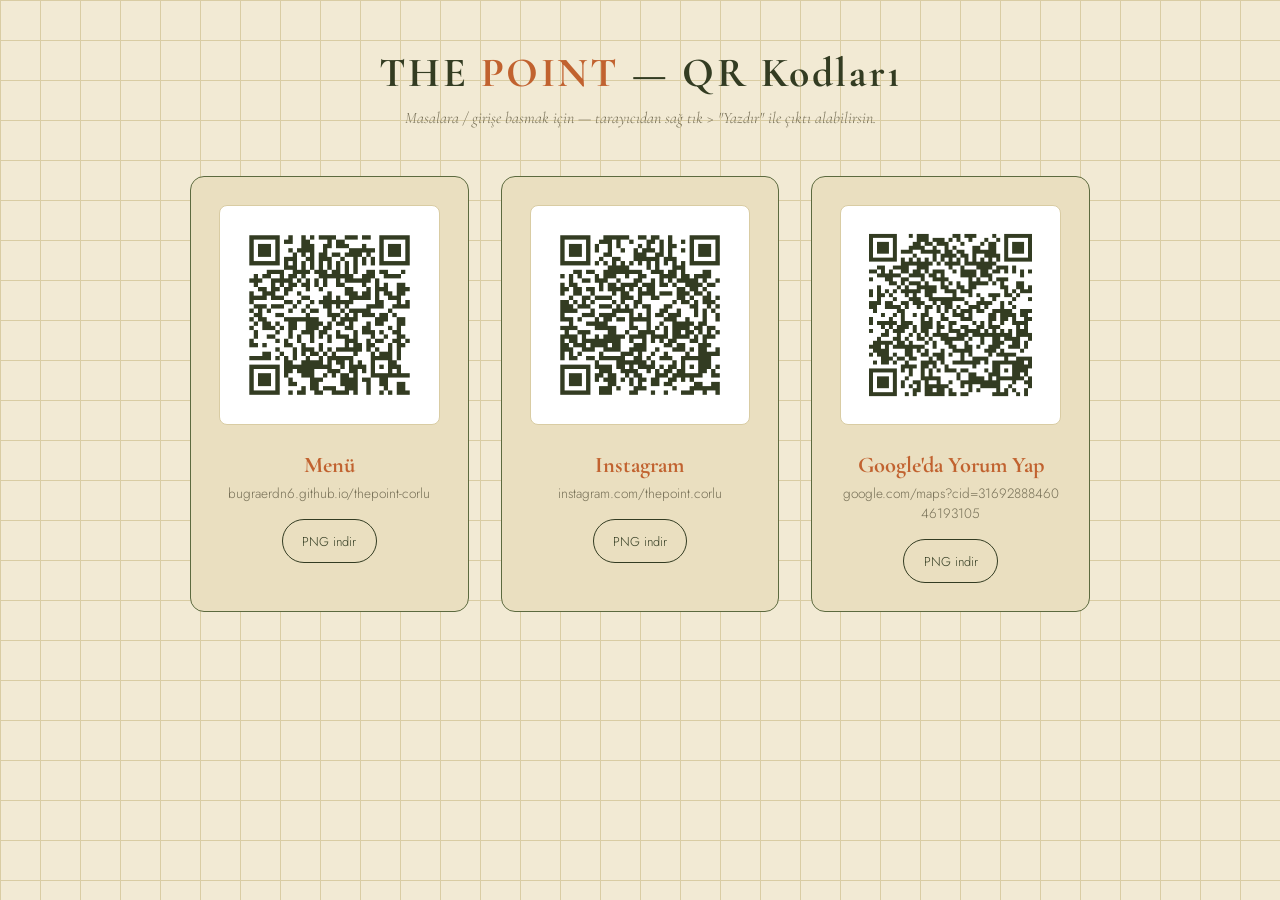
<file: qr.html>
<!DOCTYPE html>
<html lang="tr">
<head>
<meta charset="UTF-8">
<meta name="viewport" content="width=device-width, initial-scale=1.0">
<title>The Point | QR Kodları</title>
<link rel="icon" type="image/jpeg" href="images/favicon-180.jpg">
<link rel="preconnect" href="https://fonts.googleapis.com">
<link rel="preconnect" href="https://fonts.gstatic.com" crossorigin>
<link href="https://fonts.googleapis.com/css2?family=Cormorant+Garamond:wght@600;700&family=Jost:wght@300;400;500&display=swap" rel="stylesheet">
<style>
  :root {
    --cream: #f2ead4; --cream-panel: #eadfc0; --grid-line: #d9cca3;
    --olive: #5c6a3f; --olive-dark: #333c22; --olive-deep: #2a3019;
    --terracotta: #c1622f; --terracotta-bright: #d97a44;
    --ink: #2b2718; --muted: #766f56;
  }
  * { box-sizing: border-box; margin: 0; padding: 0; }
  body {
    background-image:
      linear-gradient(var(--grid-line) 1px, transparent 1px),
      linear-gradient(90deg, var(--grid-line) 1px, transparent 1px);
    background-size: 40px 40px;
    background-color: var(--cream);
    color: var(--ink);
    font-family: 'Jost', sans-serif; font-weight: 300;
    padding: 3rem 1.25rem 5rem;
  }
  h1 {
    font-family: 'Cormorant Garamond', serif;
    text-align: center; font-size: clamp(1.9rem, 7vw, 2.6rem); color: var(--olive-dark);
    letter-spacing: 0.06em;
  }
  h1 span { color: var(--terracotta); }
  .sub { text-align: center; color: var(--muted); margin-top: 0.6rem; margin-bottom: 3rem; font-style: italic; font-family: 'Cormorant Garamond', serif; }
  .cards {
    display: grid;
    grid-template-columns: repeat(auto-fit, minmax(240px, 1fr));
    gap: 2rem;
    max-width: 900px;
    margin: 0 auto;
  }
  .card {
    background: var(--cream-panel);
    border: 1.5px solid var(--olive);
    border-radius: 14px;
    padding: 1.75rem;
    text-align: center;
  }
  .card img {
    width: 100%;
    max-width: 260px;
    border-radius: 8px;
    background: #fff;
    padding: 12px;
    border: 1px solid var(--grid-line);
  }
  .card h2 {
    font-family: 'Cormorant Garamond', serif;
    color: var(--terracotta); font-size: 1.4rem;
    margin-top: 1.25rem;
  }
  .card p { color: var(--muted); font-size: 0.85rem; margin-top: 0.3rem; word-break: break-all; }
  .card a.dl {
    display: inline-flex; align-items: center; justify-content: center;
    margin-top: 1rem; min-height: 44px;
    border: 1.5px solid var(--olive-dark); border-radius: 999px;
    padding: 0.5rem 1.2rem; font-size: 0.8rem;
    color: var(--olive-dark); text-decoration: none;
  }
  @media print {
    body { background: #fff; color: #000; }
    .card { border: 1px solid #ccc; break-inside: avoid; }
    .card a.dl { display: none; }
    h1, .card h2, h1 span { color: #000; }
    .sub, .card p { color: #555; }
  }
</style>
</head>
<body>
  <h1>THE <span>POINT</span> — QR Kodları</h1>
  <p class="sub">Masalara / girişe basmak için — tarayıcıdan sağ tık &gt; "Yazdır" ile çıktı alabilirsin.</p>

  <div class="cards">
    <div class="card">
      <img src="qr/menu.png" alt="Menü QR kodu">
      <h2>Menü</h2>
      <p>bugraerdn6.github.io/thepoint-corlu</p>
      <a class="dl" href="qr/menu.png" download>PNG indir</a>
    </div>
    <div class="card">
      <img src="qr/instagram.png" alt="Instagram QR kodu">
      <h2>Instagram</h2>
      <p>instagram.com/thepoint.corlu</p>
      <a class="dl" href="qr/instagram.png" download>PNG indir</a>
    </div>
    <div class="card">
      <img src="qr/google-yorum.png" alt="Google yorum QR kodu">
      <h2>Google'da Yorum Yap</h2>
      <p>google.com/maps?cid=3169288846046193105</p>
      <a class="dl" href="qr/google-yorum.png" download>PNG indir</a>
    </div>
  </div>
</body>
</html>
</file>
<file: style.css>
:root {
  --cream: #f2ead4;
  --grid-line: #cfceac;
  --olive: #5c6a3f;
  --olive-dark: #333c22;
  --olive-deep: #2a3019;
  --terracotta: #c1622f;
  --terracotta-bright: #d97a44;
  --sage: #b7c68f;
  --ink: #2b2718;
  --muted: #766f56;
  --table: #4b5733;
  --table-light: #6c7a4c;
}

* { box-sizing: border-box; margin: 0; padding: 0; }

html { scroll-behavior: smooth; }

body {
  background-color: var(--table);
  background-image: radial-gradient(ellipse 900px 700px at 50% 0%, var(--table-light), var(--table) 70%);
  color: var(--ink);
  font-family: 'Jost', sans-serif;
  font-weight: 300;
  line-height: 1.5;
  overflow-x: hidden;
}

h1, h2, h3, h4 {
  font-family: 'Cormorant Garamond', serif;
  font-weight: 600;
  letter-spacing: 0.02em;
}

a { color: inherit; text-decoration: none; }

img { max-width: 100%; display: block; }

/* Hero */
.hero {
  padding: 3rem 1.25rem 2.5rem;
  text-align: center;
  background-image:
    linear-gradient(var(--grid-line) 1px, transparent 1px),
    linear-gradient(90deg, var(--grid-line) 1px, transparent 1px);
  background-size: 40px 40px;
  background-color: var(--cream);
  border-bottom: 3px solid var(--olive);
}

.hero-inner { max-width: 640px; margin: 0 auto; }

.hero-logo {
  width: min(220px, 60vw);
  height: auto;
  aspect-ratio: 1 / 1;
  object-fit: cover;
  border-radius: 50%;
  border: 4px solid var(--olive-dark);
  box-shadow: 0 8px 24px rgba(43,39,24,0.25);
  margin: 0 auto 1.5rem;
}

.eyebrow {
  color: var(--terracotta);
  text-transform: uppercase;
  letter-spacing: 0.35em;
  font-size: 0.7rem;
  margin-bottom: 0.75rem;
  font-family: 'Fraunces', serif;
  font-style: italic;
}

.hero h1 {
  font-size: clamp(2.6rem, 11vw, 4.5rem);
  color: var(--olive-dark);
  line-height: 0.95;
}

.hero h1 span { color: var(--terracotta); }

.tagline {
  font-family: 'Cormorant Garamond', serif;
  font-style: italic;
  font-size: 1.15rem;
  color: var(--olive);
  margin-top: 0.4rem;
  letter-spacing: 0.08em;
}

.hero-links {
  margin-top: 1.75rem;
  display: flex;
  flex-wrap: wrap;
  gap: 0.65rem;
  justify-content: center;
}

.pill {
  padding: 0.75rem 1.5rem;
  border: 1.5px solid var(--olive-dark);
  border-radius: 999px;
  font-size: 0.85rem;
  letter-spacing: 0.04em;
  color: var(--olive-dark);
  background: transparent;
  transition: background 0.2s, color 0.2s;
  min-height: 44px;
  display: inline-flex;
  align-items: center;
}

.pill:hover, .pill:active { background: var(--olive-dark); color: var(--cream); }

.pill-gold {
  background: var(--olive);
  color: var(--cream);
  border-color: var(--olive);
}

.pill-gold:hover, .pill-gold:active { background: var(--olive-dark); border-color: var(--olive-dark); }

/* Nav */
.menu-nav {
  position: sticky;
  top: 0;
  z-index: 10;
  display: flex;
  gap: 1.5rem;
  justify-content: flex-start;
  align-items: center;
  flex-wrap: nowrap;
  overflow-x: auto;
  -webkit-overflow-scrolling: touch;
  padding: 0.9rem 1.25rem;
  background: var(--olive-dark);
  border-bottom: 3px solid var(--terracotta);
  font-size: 0.78rem;
  text-transform: uppercase;
  letter-spacing: 0.1em;
  scrollbar-width: none;
}

@media (min-width: 700px) {
  .menu-nav { justify-content: center; }
}

.menu-nav::-webkit-scrollbar { display: none; }

.menu-nav a {
  color: var(--cream);
  opacity: 0.75;
  transition: opacity 0.2s, color 0.2s;
  white-space: nowrap;
  padding: 0.4rem 0.1rem;
}

.menu-nav a:hover, .menu-nav a:active { opacity: 1; color: var(--cream); }

/* Sections */
.menu-section {
  padding: 3rem 1.25rem;
  max-width: 1000px;
  margin: 0 auto;
  scroll-margin-top: 6.5rem;
}

.menu-section h2 {
  font-size: clamp(1.7rem, 6vw, 2.2rem);
  color: var(--olive-dark);
  text-align: center;
  margin-bottom: 0.4rem;
  position: relative;
  padding-bottom: 0.6rem;
}

.menu-section h2::after {
  content: "";
  display: block;
  width: 50px;
  height: 3px;
  background: var(--terracotta);
  margin: 0.6rem auto 0;
  border-radius: 2px;
}

.section-sub {
  text-align: center;
  color: var(--muted);
  font-style: italic;
  font-family: 'Cormorant Garamond', serif;
  margin-bottom: 2rem;
}

.ig-slideshow {
  display: flex;
  flex-direction: column;
  align-items: center;
  gap: 0.9rem;
  margin-top: 2rem;
}

.ig-slideshow-frame {
  position: relative;
  width: min(260px, 62vw);
  aspect-ratio: 506 / 900;
  border-radius: 10px;
  overflow: hidden;
  border: 1px solid rgba(51, 60, 34, 0.14);
  box-shadow:
    0 2px 5px rgba(42, 48, 25, 0.12),
    0 14px 28px -12px rgba(42, 48, 25, 0.4);
}

.ig-slide {
  position: absolute;
  inset: 0;
  width: 100%;
  height: 100%;
  object-fit: cover;
  opacity: 0;
  transition: opacity 1s ease;
}

.ig-slide.is-active { opacity: 1; }

.ig-slide-counter {
  font-family: 'Jost', sans-serif;
  font-size: 0.75rem;
  letter-spacing: 0.1em;
  color: var(--muted);
}

.ig-slide-counter .ig-slide-current {
  color: var(--terracotta);
  font-weight: 600;
}

.ig-slide-nav {
  position: absolute;
  top: 50%;
  transform: translateY(-50%);
  width: 32px;
  height: 32px;
  border-radius: 50%;
  border: none;
  background: rgba(42, 48, 25, 0.45);
  color: var(--cream);
  font-size: 1.2rem;
  line-height: 1;
  cursor: pointer;
  display: flex;
  align-items: center;
  justify-content: center;
  transition: background 0.2s;
  z-index: 2;
}

.ig-slide-nav:hover { background: rgba(42, 48, 25, 0.7); }

.ig-slide-prev { left: 8px; }
.ig-slide-next { right: 8px; }

.ig-callout {
  display: flex;
  flex-direction: column;
  align-items: center;
  gap: 0.4rem;
  text-align: center;
  margin: 1.75rem auto 0;
  max-width: 460px;
  padding: 1.25rem 1.75rem;
  border: 1px dashed var(--terracotta);
  border-radius: 10px;
  background: rgba(193, 98, 47, 0.06);
  text-decoration: none;
  transition: background 0.2s, border-style 0.2s, transform 0.2s;
}

.ig-callout:hover {
  background: rgba(193, 98, 47, 0.11);
  border-style: solid;
  transform: translateY(-1px);
}

.ig-callout-kicker {
  font-family: 'Jost', sans-serif;
  font-weight: 600;
  font-size: 0.65rem;
  letter-spacing: 0.22em;
  text-transform: uppercase;
  color: var(--terracotta);
}

.ig-callout-main {
  font-family: 'Cormorant Garamond', serif;
  font-style: italic;
  font-size: 1.15rem;
  color: var(--ink);
  line-height: 1.4;
}

.ig-callout-main strong {
  font-style: normal;
  font-weight: 700;
  color: var(--olive-dark);
}

.ig-callout-prize {
  font-family: 'Jost', sans-serif;
  font-weight: 600;
  font-size: 0.75rem;
  letter-spacing: 0.1em;
  text-transform: uppercase;
  color: var(--cream);
  background: var(--terracotta);
  padding: 0.3rem 1rem;
  border-radius: 999px;
  margin-top: 0.4rem;
}

.cat-grid {
  display: grid;
  grid-template-columns: repeat(auto-fit, minmax(260px, 1fr));
  gap: 2rem;
  margin-top: 2.25rem;
}

.cat-grid.two-col { grid-template-columns: 1fr; max-width: 600px; margin-left: auto; margin-right: auto; }

@media (min-width: 480px) {
  .cat-grid.two-col { grid-template-columns: repeat(2, minmax(200px, 1fr)); }
}

.cat {
  background: var(--cream);
  border: 1.5px solid var(--olive);
  border-radius: 12px;
  padding: 1.25rem 1.4rem;
}

.cat h3 {
  color: var(--olive-dark);
  font-size: 1.25rem;
  border-bottom: 1px dashed var(--grid-line);
  padding-bottom: 0.5rem;
  margin-bottom: 0.75rem;
  display: flex;
  align-items: baseline;
  justify-content: space-between;
  gap: 0.5rem;
}

.cat-price {
  font-family: 'Jost', sans-serif;
  font-weight: 500;
  font-size: 0.8rem;
  color: var(--terracotta);
  border: 1px solid var(--terracotta);
  border-radius: 999px;
  padding: 0.15rem 0.6rem;
  white-space: nowrap;
}

.item-row {
  display: flex;
  align-items: flex-start;
  justify-content: space-between;
  gap: 0.75rem;
}

.price { padding-top: 0.15rem; }

.item-row h4 { flex: 1; }

.price {
  font-family: 'Jost', sans-serif;
  font-weight: 600;
  color: var(--terracotta);
  font-size: 0.95rem;
  white-space: nowrap;
}

.item h4 small { font-weight: 400; color: var(--muted); font-size: 0.75em; }

.list-grid {
  display: grid;
  grid-template-columns: repeat(auto-fit, minmax(270px, 1fr));
  gap: 1.25rem 2.5rem;
  margin-top: 1rem;
}

.item { padding: 0.55rem 0; border-bottom: 1px dashed var(--grid-line); }
.cat .item:last-child, .list-grid .item:last-child { border-bottom: none; }

.item h4 {
  color: var(--ink);
  font-size: 1.1rem;
  font-weight: 600;
}

.item p {
  color: var(--muted);
  font-size: 0.87rem;
  margin-top: 0.15rem;
}

.cat .item p { margin-top: 0; }

/* Footer */
footer {
  text-align: center;
  padding: 2.75rem 1.25rem 6rem;
  color: var(--cream);
  background: var(--olive-deep);
  font-size: 0.88rem;
}

.footer-name {
  font-family: 'Cormorant Garamond', serif;
  color: var(--sage);
  font-size: 1.6rem;
  letter-spacing: 0.15em;
  margin-bottom: 1rem;
}

footer p { opacity: 0.85; margin-top: 0.3rem; }

footer a { text-decoration: underline; text-underline-offset: 3px; opacity: 1; }

.footer-links {
  margin-top: 1.25rem;
  display: flex;
  gap: 0.6rem;
  justify-content: center;
  flex-wrap: wrap;
}

.back-top {
  position: fixed;
  bottom: 1.1rem;
  right: 1.1rem;
  background: var(--olive);
  color: var(--cream);
  padding: 0.65rem 1.2rem;
  border-radius: 999px;
  font-size: 0.75rem;
  text-transform: uppercase;
  letter-spacing: 0.08em;
  box-shadow: 0 4px 14px rgba(43,39,24,0.35);
  min-height: 44px;
  display: inline-flex;
  align-items: center;
}

/* Menu card: paper texture, engraved rules, soft elevation */
.menu-card {
  --paper: #faf6ea;
  background-color: var(--paper);
  background-image: url("[data-uri]");
  background-repeat: repeat;
  background-size: 128px 128px;
  max-width: 880px;
  margin: 3rem auto;
  padding: 3.5rem 2.5rem 4rem;
  border-radius: 3px;
  border: 1px solid rgba(51, 60, 34, 0.08);
  box-shadow:
    0 2px 4px rgba(42, 48, 25, 0.06),
    0 12px 24px -8px rgba(42, 48, 25, 0.16),
    0 40px 70px -24px rgba(42, 48, 25, 0.38);
  position: relative;
}

.menu-card::before {
  content: "";
  position: absolute;
  inset: 10px;
  border: 1px solid rgba(193, 98, 47, 0.18);
  border-radius: 2px;
  pointer-events: none;
}

.menu-card .section-eyebrow {
  margin-bottom: 0.5rem;
}

.menu-card h2 {
  font-weight: 500;
  letter-spacing: 0.06em;
  text-shadow: 0 1px 0 rgba(255, 255, 255, 0.5);
}

.menu-card h2::after {
  width: 34px;
  height: 1px;
  background: var(--terracotta);
  box-shadow: 0 1px 0 rgba(255, 255, 255, 0.55);
}

.menu-card .section-sub {
  max-width: 420px;
  margin-left: auto;
  margin-right: auto;
}

.menu-card .cat-grid { gap: 3rem 3rem; margin-top: 3rem; }

.menu-card .cat {
  background: transparent;
  border: none;
  border-radius: 0;
  padding: 0;
}

.menu-card .cat h3 {
  display: block;
  border-bottom: none;
  text-transform: uppercase;
  font-family: 'Jost', sans-serif;
  font-weight: 500;
  font-size: 0.82rem;
  letter-spacing: 0.24em;
  color: var(--olive-dark);
  padding-bottom: 0.9rem;
  margin-bottom: 1.5rem;
  position: relative;
  text-shadow: 0 1px 0 rgba(255, 255, 255, 0.5);
}

.menu-card .cat h3::after {
  content: "";
  position: absolute;
  left: 0;
  bottom: 0;
  width: 100%;
  height: 1px;
  background: linear-gradient(90deg, var(--terracotta) 0%, var(--terracotta) 28px, var(--grid-line) 28px, var(--grid-line) 100%);
  box-shadow: 0 1px 0 rgba(255, 255, 255, 0.6);
}

.menu-card .cat-price {
  border: none;
  padding: 0;
  font-size: 0.68rem;
  letter-spacing: 0.16em;
  text-transform: uppercase;
  color: var(--terracotta);
  font-weight: 500;
  display: block;
  margin-top: 0.35rem;
}

.menu-card .item {
  border-bottom: 1px solid rgba(51, 60, 34, 0.16);
  box-shadow: 0 1px 0 rgba(255, 255, 255, 0.55);
  padding: 1rem 0;
  transition: padding-left 0.25s ease;
}

.menu-card .item:last-child { border-bottom: none; box-shadow: none; }

.menu-card .item h4 {
  font-family: 'Cormorant Garamond', serif;
  font-size: 1.25rem;
  font-weight: 600;
  letter-spacing: 0.03em;
  color: var(--ink);
  text-shadow: 0 1px 0 rgba(255, 255, 255, 0.4);
}

.menu-card .item p {
  font-family: 'Cormorant Garamond', serif;
  font-style: italic;
  font-weight: 500;
  color: var(--muted);
  font-size: 0.95rem;
  margin-top: 0.25rem;
}

@media (max-width: 640px) {
  .menu-card {
    margin: 2rem 0.75rem;
    padding: 2.5rem 1.5rem 3rem;
    box-shadow:
      0 2px 4px rgba(42, 48, 25, 0.06),
      0 8px 18px -6px rgba(42, 48, 25, 0.16),
      0 28px 50px -20px rgba(42, 48, 25, 0.34);
  }
  .menu-card::before { inset: 6px; }
}

@media (max-width: 420px) {
  .hero { padding: 2.25rem 1rem 2rem; }
  .menu-section { padding: 2.25rem 1rem; }
  .cat { padding: 1rem 1.1rem; }
  .hero-links { gap: 0.5rem; }
  .pill { padding: 0.7rem 1.2rem; font-size: 0.8rem; }
}

/* Oyun butonu (deneme açılışına kadar gizli) */
.play-cta[hidden] { display: none; }
.play-cta {
  margin: 1.4rem auto 0; max-width: 420px; display: flex; align-items: center; gap: 0.8rem;
  padding: 0.8rem 1rem; border-radius: 18px; text-align: left;
  background: linear-gradient(135deg, var(--terracotta-bright), var(--terracotta));
  color: #fff; box-shadow: 0 12px 26px -14px rgba(120, 50, 20, 0.7);
  transition: transform 0.15s;
}
.play-cta:active { transform: scale(0.98); }
.play-cta-ico { font-size: 2rem; line-height: 1; }
.play-cta-txt { flex: 1; display: flex; flex-direction: column; gap: 2px; }
.play-cta-txt b { font-weight: 600; font-size: 1rem; letter-spacing: 0.02em; }
.play-cta-txt small { font-size: 0.78rem; opacity: 0.9; }
.play-cta-go { font-weight: 600; font-size: 0.9rem; padding: 0.45rem 0.8rem; border-radius: 999px; background: rgba(255, 255, 255, 0.18); white-space: nowrap; }
</file>
